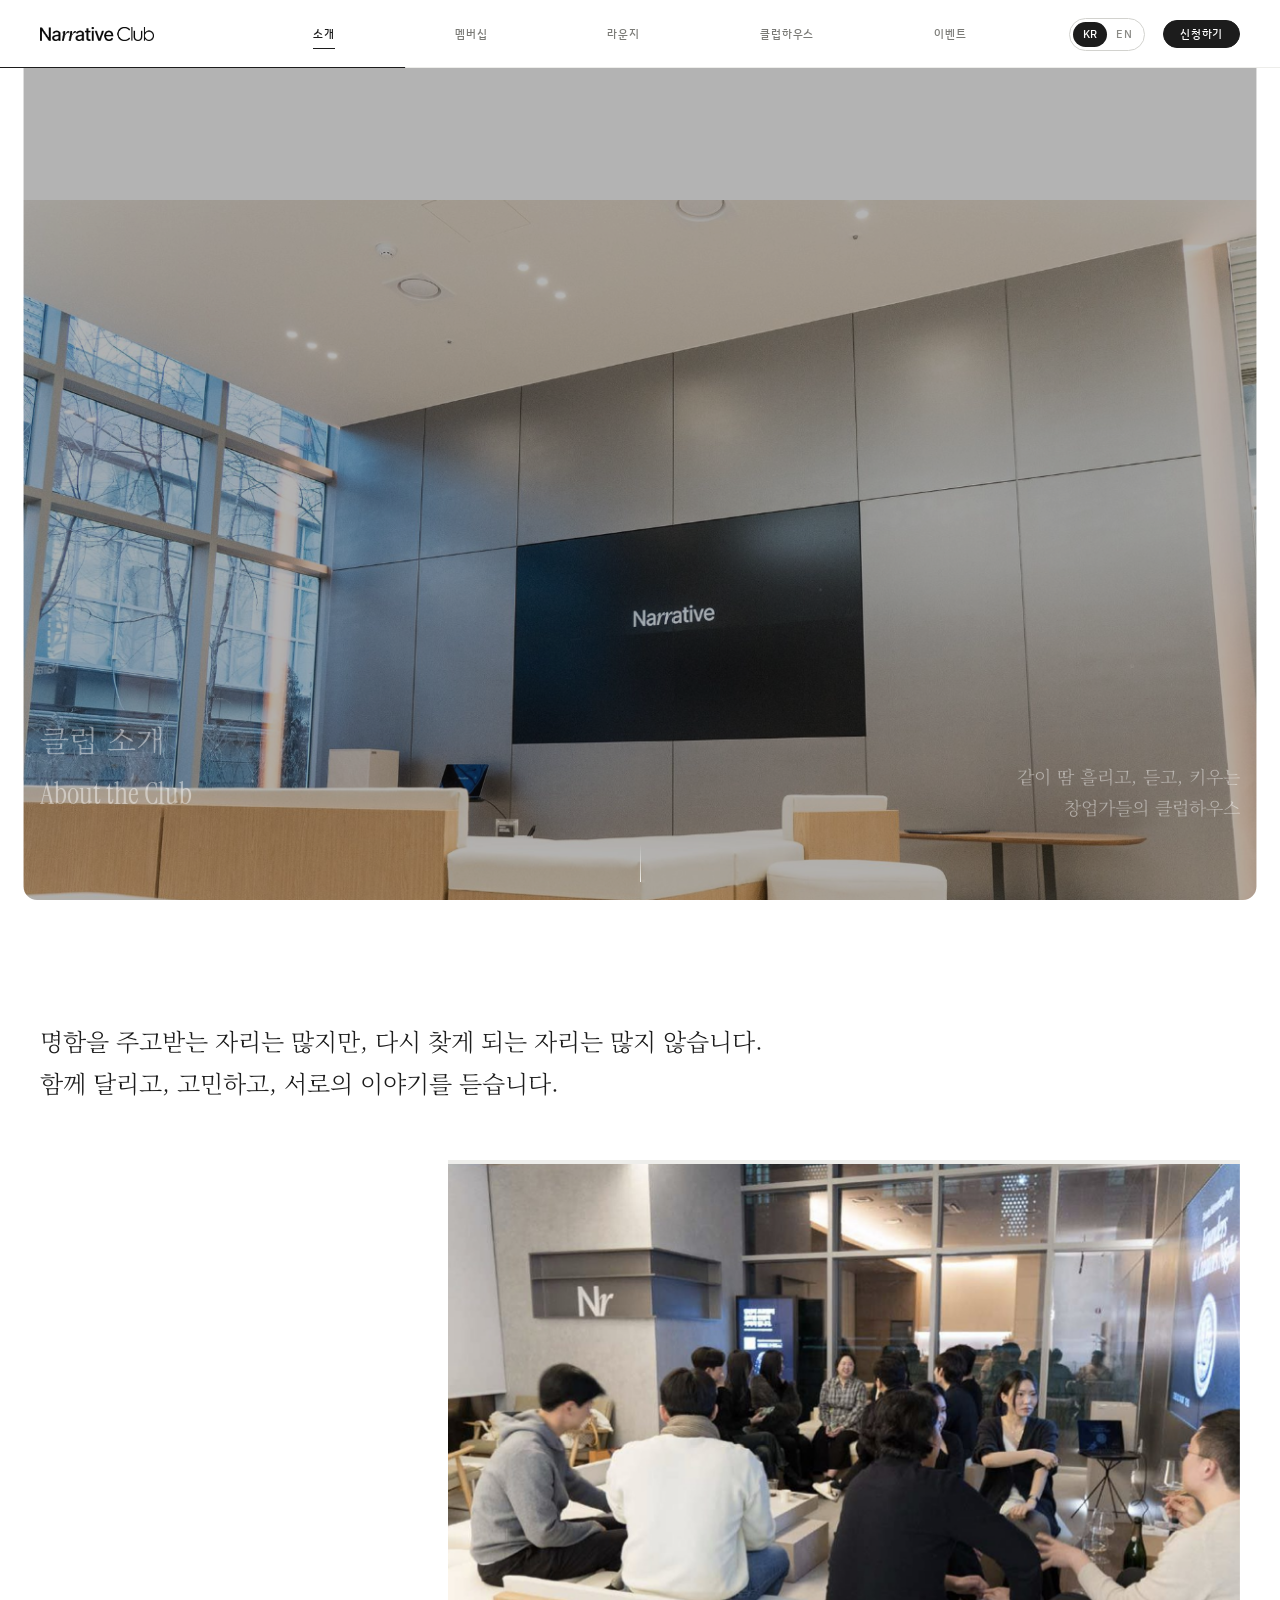
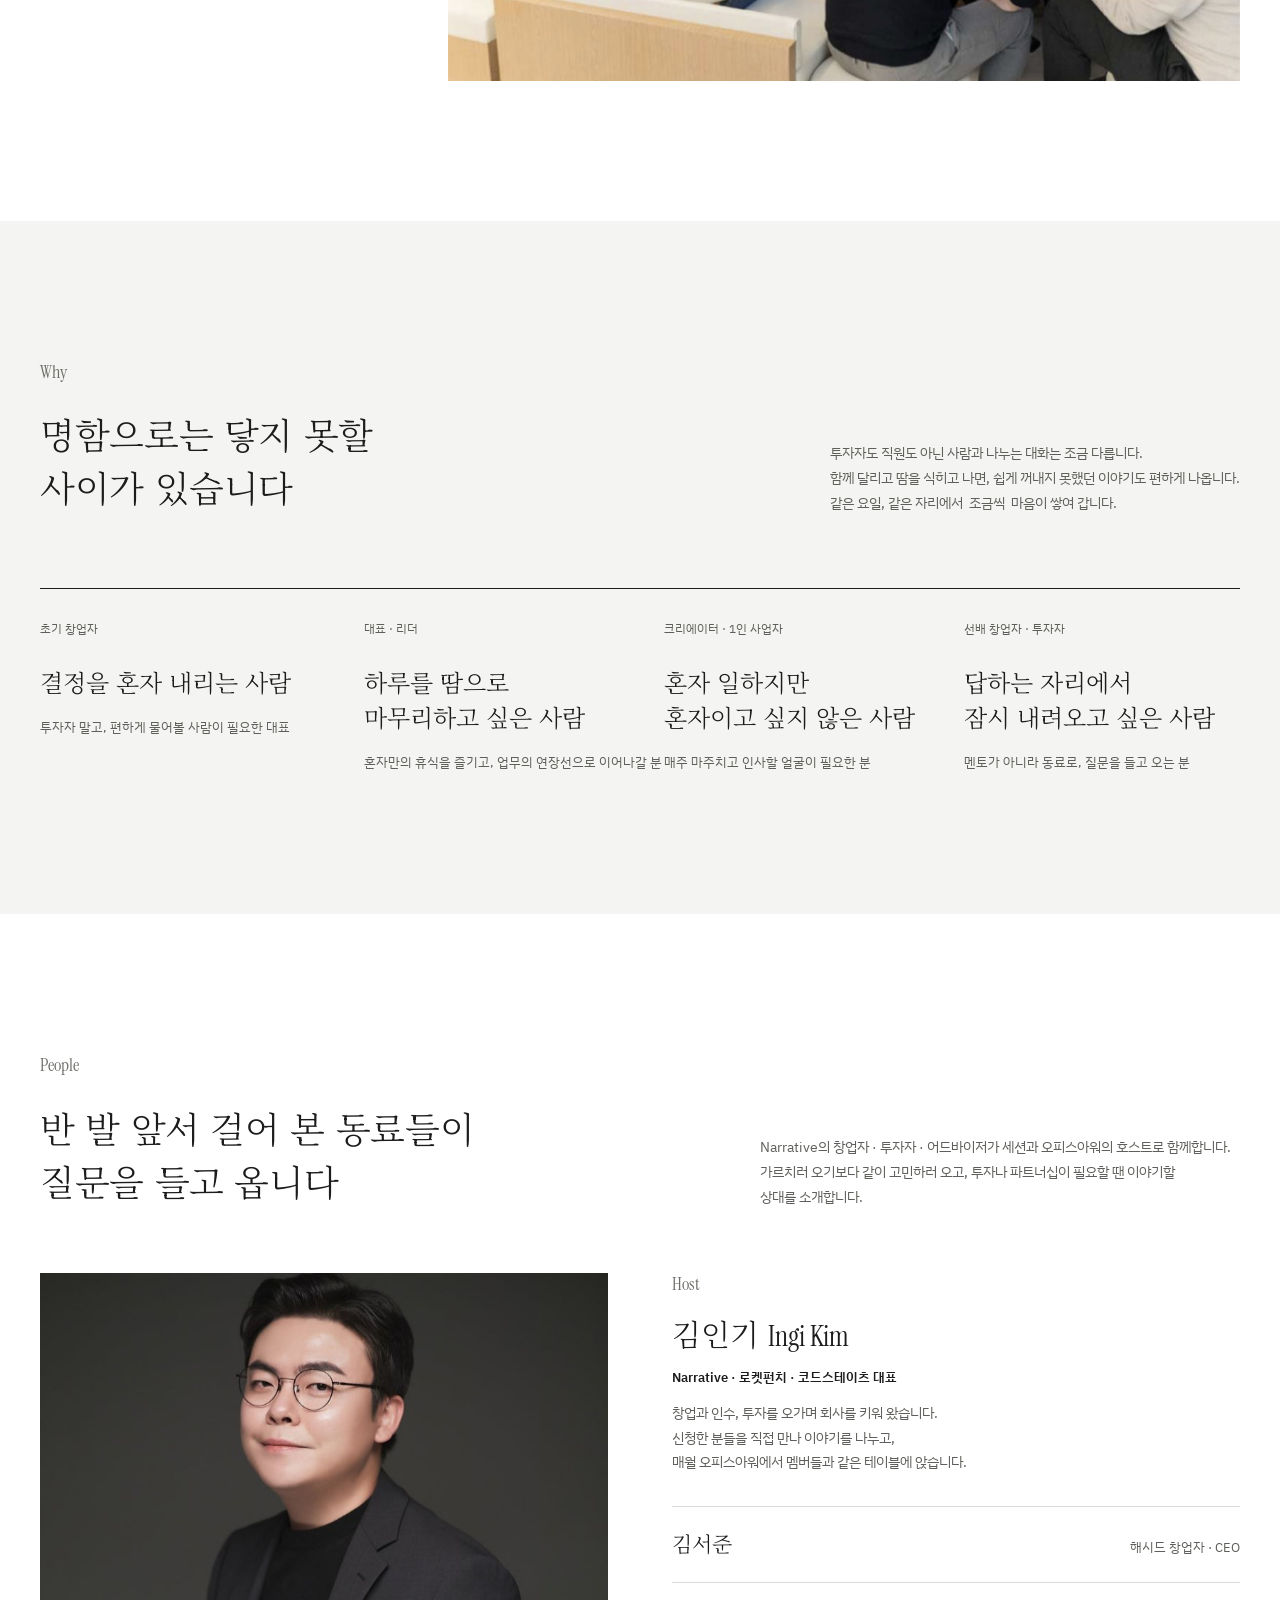
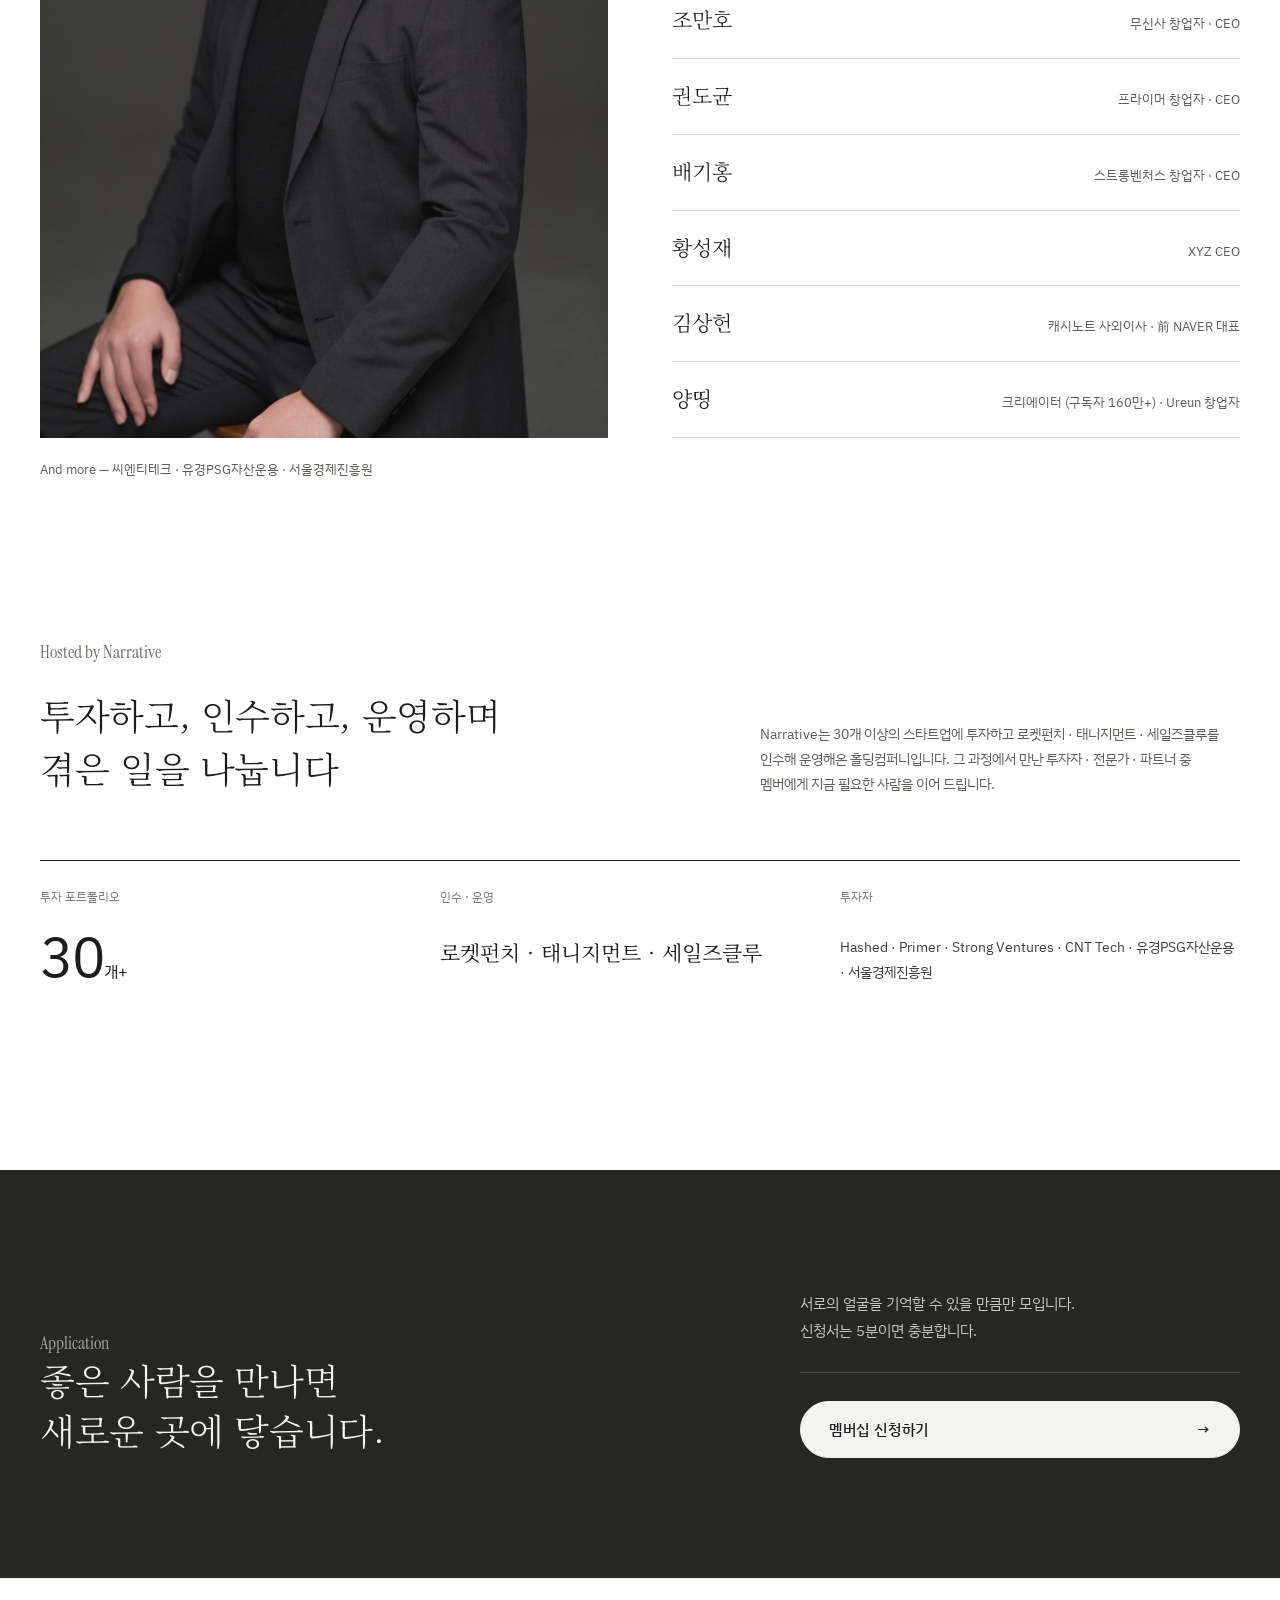
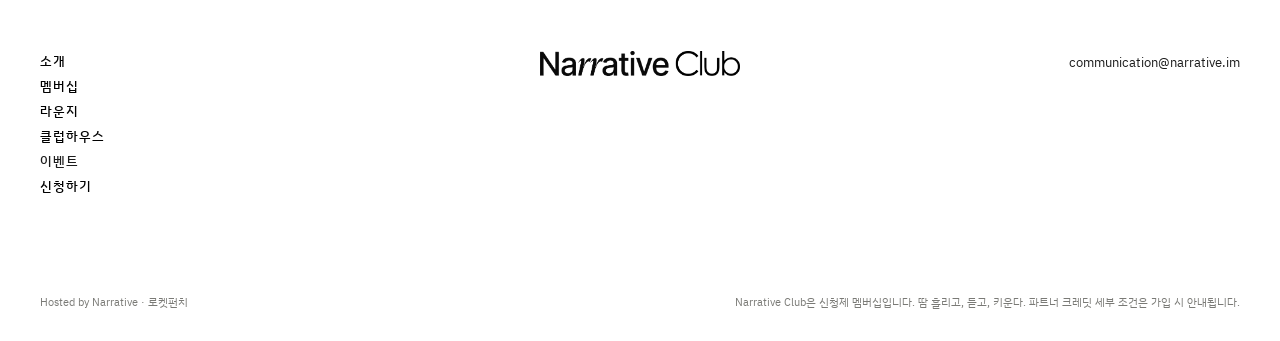
<file: narrative-club-site/narrative-club-site/index.html>
<!DOCTYPE html>

<html lang="ko">
<head>
<meta charset="utf-8"/>
<meta content="width=device-width, initial-scale=1, viewport-fit=cover" name="viewport"/>
<title>Narrative Club — 같이 땀 흘리고, 듣고, 키우는 창업가들의 클럽하우스</title>
<meta content="명함 대신 땀. 서울숲 옆에서 같이 달리고, 한 사람의 이야기를 듣고, 각자의 일을 키우는 창업가들의 클럽. Narrative 라운지 성수, 성수 클럽하우스." name="description"/>
<link href="favicon.ico" rel="icon" sizes="any"/>
<link href="images/favicon-32.png" rel="icon" type="image/png" sizes="32x32"/>
<link href="images/favicon-512.png" rel="icon" type="image/png" sizes="512x512"/>
<link href="images/apple-touch-icon.png" rel="apple-touch-icon"/>
<link href="https://fonts.googleapis.com" rel="preconnect"/>
<link href="https://fonts.googleapis.com/css2?family=Instrument+Serif:ital@0;1&amp;family=Noto+Serif+KR:wght@300;400&amp;family=IBM+Plex+Sans+KR:wght@400;500;600&amp;display=swap" rel="stylesheet"/>
<link href="style.css" rel="stylesheet"/>
</head>
<body>
<div data-nc="1" style="background: #FFFFFF; color: #1C1C1C; font-family: 'IBM Plex Sans KR', sans-serif; font-size: 14px; line-height: 1.8; min-width: 0">
<header data-hdr="1" style="position: sticky; top: 0; z-index: 50; background: rgba(255,255,255,0.94); backdrop-filter: blur(10px)">
<div class="wrap hdr" style="height: 68px; display: grid; grid-template-columns: minmax(0,1fr) auto minmax(0,1fr); align-items: center; max-width: none; gap: 24px">
<button aria-label="Narrative Club 홈" data-go="about" style="background: none; border: 0; padding: 0; cursor: pointer; justify-self: start; display: flex"><img alt="Narrative Club" src="images/narrative-logo.png" style="height: 14px; width: auto; display: block"/></button>
<nav class="navwrap" style="display: flex; gap: 120px; align-items: center">
<button class="navbtn" data-go="about" style="color: #1C1C1C">소개<span class="bar" style="width: 100%"></span></button>
<button class="navbtn" data-go="benefits" style="color: #7A7A76">멤버십<span class="bar" style="width: 0%"></span></button>
<button class="navbtn" data-go="lounge" style="color: #7A7A76">라운지<span class="bar" style="width: 0%"></span></button>
<button class="navbtn" data-go="clubhouse" style="color: #7A7A76">클럽하우스<span class="bar" style="width: 0%"></span></button>
<a class="navbtn" href="https://www.instagram.com/narrativeseoul?utm_source=ig_web_button_share_sheet&amp;stkn=ZDNlZDc0MzIxNw==" rel="noopener" style="color: #7A7A76" target="_blank">이벤트<span class="bar" style="width: 0%"></span></a>
</nav>
<div class="hdr-r" style="justify-self: end"><button aria-label="English" class="langbtn" data-lang-toggle="1" type="button"><span data-l="ko">KR</span><span class="lsep">/</span><span data-l="en">EN</span></button><button class="applybtn" data-go="apply">신청하기</button><button aria-expanded="false" aria-label="Menu" class="menubtn" data-menu-toggle="1" type="button"><i></i><i></i></button></div>
</div>
<div style="position: absolute; left: 0; right: 0; bottom: 0; height: 1px; background: #EDEDEA"></div>
<div data-prog="1" style="position: absolute; left: 0; right: 0; bottom: 0; height: 1px; background: #1C1C1C; transform-origin: 0 50%; transform: scaleX(0)"></div>
</header>
<div data-page="about"><div class="page"><section class="rel hero" data-rv="1" style="height: 480px; max-height: 92vh; min-height: 480px; overflow: hidden; color: #FFFFFF">
<div style="position: absolute; inset: 0"><div class="img-in" data-par="1" style="background: #7C7C78"><img alt="Narrative 라운지 성수 전경" src="images/lounge-wide.jpg" style="width: 100%; height: 100%; object-fit: cover; object-position: center 40%; display: block"/></div></div><div style="position: absolute; inset: 0; background: rgba(20,20,20,0.32)"></div>
<div class="wrap split" style="position: absolute; left: 0; right: 0; bottom: 0; padding-bottom: 44px; gap: 32px; align-items: end; max-width: none">
<div><span class="mask"><span class="kr hero-t" style="font-size: 30px; font-weight: 300">클럽 소개</span></span><span class="mask"><span class="srf hero-t" style="font-size: 30px; transition-delay: 100ms">About the Club</span></span></div>
<p class="kr rise" style="margin: 0; text-align: right; justify-self: end; font-size: 18px; line-height: 1.7; font-weight: 300; transition-delay: 200ms">같이 땀 흘리고, 듣고, 키우는<br/>창업가들의 클럽하우스</p>
</div></section><div class="wrap" data-rv="1" style="padding-top: 120px"><p class="kr rise" style="margin: 0; max-width: 860px; font-size: 24px; line-height: 1.75; font-weight: 300; width: 1091px">명함을 주고받는 자리는 많지만, 다시 찾게 되는 자리는 많지 않습니다.<br/>함께 달리고, 고민하고, 서로의 이야기를 듣습니다.</p></div><div class="wrap g3" style="gap: 24px; margin-top: 56px"><div data-rv="1" style="grid-column: 2 / span 2"><div class="img" style="aspect-ratio: 1800 / 1183"><div class="img-in" data-par="1" style="background: #8C8C88"><img alt="라운지 소파에 둘러앉아 이야기를 나누는 멤버들" src="images/ev-network.jpg" style="width: 100%; height: 100%; object-fit: cover; object-position: center; display: block"/></div></div></div></div><section style="background: #F4F4F2; margin-top: 140px; padding-bottom: 140px"><div class="wrap split" data-rv="1" data-spy="a-why" id="a-why" style="padding-top: 140px; padding-bottom: 72px; gap: 64px; align-items: end">
<div><div class="eb rise" style="">Why</div><div style="height: 26px"></div><h2 class="kr h-m" style="margin: 0; font-size: 36px; line-height: 1.4; font-weight: 300; letter-spacing: -0.01em"><span class="mask"><span style="transition-delay: 0ms">명함으로는 닿지 못할</span></span><span class="mask"><span style="transition-delay: 110ms">사이가 있습니다</span></span></h2></div>
<p class="rise" style="margin: 0; color: #5E5E5A; max-width: 480px; justify-self: end; transition-delay: 200ms">투자자도 직원도 아닌 사람과 나누는 대화는 조금 다릅니다. <br/>함께 달리고 땀을 식히고 나면, 쉽게 꺼내지 못했던 이야기도 편하게 나옵니다. <br/>같은 요일, 같은 자리에서  조금씩  마음이 쌓여 갑니다.</p></div><div class="wrap g4" data-rv="1"><div class="rel" style="padding: 30px 24px 0 0px"><div class="hl k" style="top: 0; transition-delay: 0ms"></div><div style="font-size: 12px; color: #5E5E5A">초기 창업자</div><div class="kr rise" style="font-size: 24px; font-weight: 300; line-height: 1.45; margin-top: 26px; transition-delay: 80ms">결정을 혼자 내리는 사람</div><p class="rise" style="margin: 16px 0 0; font-size: 13px; color: #5E5E5A; transition-delay: 200ms">투자자 말고, 편하게 물어볼 사람이 필요한 대표</p></div><div class="rel" style="padding: 30px 24px 0 24px"><div class="hl k" style="top: 0; transition-delay: 120ms"></div><div style="font-size: 12px; color: #5E5E5A">대표 · 리더</div><div class="kr rise" style="font-size: 24px; font-weight: 300; line-height: 1.45; margin-top: 26px; transition-delay: 200ms">하루를 땀으로 <br/>마무리하고 싶은 사람</div><p class="rise" style="margin: 16px 0 0; font-size: 13px; color: #5E5E5A; transition-delay: 320ms; width: 306px">혼자만의 휴식을 즐기고, 업무의 연장선으로 이어나갈 분</p></div><div class="rel" style="padding: 30px 24px 0 24px"><div class="hl k" style="top: 0; transition-delay: 240ms"></div><div style="font-size: 12px; color: #5E5E5A">크리에이터 · 1인 사업자</div><div class="kr rise" style="font-size: 24px; font-weight: 300; line-height: 1.45; margin-top: 26px; transition-delay: 320ms">혼자 일하지만 <br/>혼자이고 싶지 않은 사람</div><p class="rise" style="margin: 16px 0 0; font-size: 13px; color: #5E5E5A; transition-delay: 440ms">매주 마주치고 인사할 얼굴이 필요한 분</p></div><div class="rel" style="padding: 30px 24px 0 24px"><div class="hl k" style="top: 0; transition-delay: 360ms"></div><div style="font-size: 12px; color: #5E5E5A">선배 창업자 · 투자자</div><div class="kr rise" style="font-size: 24px; font-weight: 300; line-height: 1.45; margin-top: 26px; transition-delay: 440ms">답하는 자리에서 <br/>잠시 내려오고 싶은 사람</div><p class="rise" style="margin: 16px 0 0; font-size: 13px; color: #5E5E5A; transition-delay: 560ms">멘토가 아니라 동료로, 질문을 들고 오는 분</p></div></div></section><div class="wrap split" data-rv="1" data-spy="a-people" id="a-people" style="padding-top: 140px; padding-bottom: 64px; gap: 64px; align-items: end">
<div><div class="eb rise" style="">People</div><div style="height: 26px"></div><h2 class="kr h-m" style="margin: 0; font-size: 36px; line-height: 1.4; font-weight: 300; letter-spacing: -0.01em"><span class="mask"><span style="transition-delay: 0ms">반 발 앞서 걸어 본 동료들이</span></span><span class="mask"><span style="transition-delay: 110ms">질문을 들고 옵니다</span></span></h2></div>
<p class="rise" style="margin: 0; color: #5E5E5A; max-width: 480px; justify-self: end; transition-delay: 200ms">Narrative의 창업자 · 투자자 · 어드바이저가 세션과 오피스아워의 호스트로 함께합니다. 가르치러 오기보다 같이 고민하러 오고, 투자나 파트너십이 필요할 땐 이야기할 상대를 소개합니다.</p></div><div class="wrap split" style="gap: 64px; align-items: stretch"><div data-rv="1" style="position: relative; min-height: 520px"><div class="img" style="position: absolute; inset: 0"><div class="img-in" data-par="1" style="background: #3E3E3C"><img alt="Narrative Club 호스트 김인기" src="images/host-ingi.jpg" style="width: 100%; height: 100%; object-fit: cover; object-position: center 18%; display: block"/></div></div></div><div data-rv="1"><div class="rise" style="padding-bottom: 32px"><div class="eb">Host</div><div class="kr" style="font-size: 30px; font-weight: 300; margin-top: 10px">김인기 <span class="srf" style="font-size: 28px">Ingi Kim</span></div><div style="font-size: 13px; font-weight: 600; margin-top: 4px">Narrative · 로켓펀치 · 코드스테이츠 대표</div><p style="margin: 12px 0 0; font-size: 13.5px; color: #5E5E5A; max-width: 520px; width: 608px">창업과 인수, 투자를 오가며 회사를 키워 왔습니다. <br/>신청한 분들을 직접 만나 이야기를 나누고, <br/>매월 오피스아워에서 멤버들과 같은 테이블에 앉습니다.</p></div><div class="rel" style="display: flex; justify-content: space-between; align-items: baseline; gap: 16px; padding: 19px 0"><div class="hl" style="top: 0; transition-delay: 0ms"></div><span class="kr rise" style="font-size: 21px; font-weight: 300; transition-delay: 80ms">김서준</span><span class="rise" style="font-size: 13px; color: #5E5E5A; text-align: right; transition-delay: 120ms">해시드 창업자 · CEO</span></div><div class="rel" style="display: flex; justify-content: space-between; align-items: baseline; gap: 16px; padding: 19px 0"><div class="hl" style="top: 0; transition-delay: 90ms"></div><span class="kr rise" style="font-size: 21px; font-weight: 300; transition-delay: 170ms">조만호</span><span class="rise" style="font-size: 13px; color: #5E5E5A; text-align: right; transition-delay: 210ms">무신사 창업자 · CEO</span></div><div class="rel" style="display: flex; justify-content: space-between; align-items: baseline; gap: 16px; padding: 19px 0"><div class="hl" style="top: 0; transition-delay: 180ms"></div><span class="kr rise" style="font-size: 21px; font-weight: 300; transition-delay: 260ms">권도균</span><span class="rise" style="font-size: 13px; color: #5E5E5A; text-align: right; transition-delay: 300ms">프라이머 창업자 · CEO</span></div><div class="rel" style="display: flex; justify-content: space-between; align-items: baseline; gap: 16px; padding: 19px 0"><div class="hl" style="top: 0; transition-delay: 270ms"></div><span class="kr rise" style="font-size: 21px; font-weight: 300; transition-delay: 350ms">배기홍</span><span class="rise" style="font-size: 13px; color: #5E5E5A; text-align: right; transition-delay: 390ms">스트롱벤처스 창업자 · CEO</span></div><div class="rel" style="display: flex; justify-content: space-between; align-items: baseline; gap: 16px; padding: 19px 0"><div class="hl" style="top: 0; transition-delay: 360ms"></div><span class="kr rise" style="font-size: 21px; font-weight: 300; transition-delay: 440ms">황성재</span><span class="rise" style="font-size: 13px; color: #5E5E5A; text-align: right; transition-delay: 480ms">XYZ CEO</span></div><div class="rel" style="display: flex; justify-content: space-between; align-items: baseline; gap: 16px; padding: 19px 0"><div class="hl" style="top: 0; transition-delay: 450ms"></div><span class="kr rise" style="font-size: 21px; font-weight: 300; transition-delay: 530ms">김상헌</span><span class="rise" style="font-size: 13px; color: #5E5E5A; text-align: right; transition-delay: 570ms">캐시노트 사외이사 · 前 NAVER 대표</span></div><div class="rel" style="display: flex; justify-content: space-between; align-items: baseline; gap: 16px; padding: 19px 0"><div class="hl" style="top: 0; transition-delay: 540ms"></div><span class="kr rise" style="font-size: 21px; font-weight: 300; transition-delay: 620ms">양띵</span><span class="rise" style="font-size: 13px; color: #5E5E5A; text-align: right; transition-delay: 660ms">크리에이터 (구독자 160만+) · Ureun 창업자</span></div><div class="rel" style="height: 1px"><div class="hl" style="top: 0; transition-delay: 700ms"></div></div></div></div><div class="wrap" data-rv="1"><p class="rise" style="margin: 20px 0 0; font-size: 13px; color: #5E5E5A">And more — 씨엔티테크 · 유경PSG자산운용 · 서울경제진흥원</p></div><div class="wrap split" data-rv="1" data-spy="a-host" id="a-host" style="padding-top: 160px; padding-bottom: 64px; gap: 64px; align-items: end">
<div><div class="eb rise" style="">Hosted by Narrative</div><div style="height: 26px"></div><h2 class="kr h-m" style="margin: 0; font-size: 36px; line-height: 1.4; font-weight: 300; letter-spacing: -0.01em"><span class="mask"><span style="transition-delay: 0ms">투자하고, 인수하고, 운영하며</span></span><span class="mask"><span style="transition-delay: 110ms">겪은 일을 나눕니다</span></span></h2></div>
<p class="rise" style="margin: 0; color: #5E5E5A; max-width: 480px; justify-self: end; transition-delay: 200ms">Narrative는 30개 이상의 스타트업에 투자하고 로켓펀치 · 태니지먼트 · 세일즈클루를 인수해 운영해온 홀딩컴퍼니입니다. 그 과정에서 만난 투자자 · 전문가 · 파트너 중 멤버에게 지금 필요한 사람을 이어 드립니다.</p></div><div class="wrap" data-rv="1" style="padding-bottom: 160px"><div class="g3 rel"><div class="hl k" style="top: 0"></div><div style="padding: 26px 0"><div style="font-size: 12px; color: #7A7A76">투자 포트폴리오</div><div data-en-big="30" data-en-unit="+" data-en-ustyle="font-size: 16px; letter-spacing: 0" style="font-size: 56px; letter-spacing: -0.04em; line-height: 1; margin-top: 20px"><span class="odo"><span class="odo-c" style="--n: 3"><span>0</span><span>1</span><span>2</span><span>3</span><span>4</span><span>5</span><span>6</span><span>7</span><span>8</span><span>9</span></span></span><span class="odo"><span class="odo-c" style="--n: 0"><span>0</span><span>1</span><span>2</span><span>3</span><span>4</span><span>5</span><span>6</span><span>7</span><span>8</span><span>9</span></span></span><span style="font-size: 16px; letter-spacing: 0">개+</span></div></div><div class="rise" style="padding: 26px 0"><div style="font-size: 12px; color: #7A7A76">인수 · 운영</div><div class="kr" style="font-size: 21px; margin-top: 26px">로켓펀치 · 태니지먼트 · 세일즈클루</div></div><div class="rise" style="padding: 26px 0; transition-delay: 120ms"><div style="font-size: 12px; color: #7A7A76">투자자</div><div style="font-size: 14px; margin-top: 26px; color: #3E3E3B">Hashed · Primer · Strong Ventures · CNT Tech · 유경PSG자산운용 · 서울경제진흥원</div></div></div></div><section data-rv="1" style="background: #262625; color: #F3F3F1">
<div class="wrap split" style="padding-top: 120px; padding-bottom: 120px; gap: 64px; align-items: end">
<div><div style="height: 26px"></div><div class="eb rise" style="color: #A3A39F">Application</div><h2 class="kr h-m" style="margin: 0; font-size: 36px; line-height: 1.4; font-weight: 300; letter-spacing: -0.01em"><span class="mask"><span style="transition-delay: 0ms">좋은 사람을 만나면<br/>새로운 곳에 닿습니다.</span></span></h2></div>
<div class="rise" style="justify-self: end; width: 100%; max-width: 440px; transition-delay: 200ms">
<p style="margin: 0; color: #C4C4C0; font-size: 15px; line-height: 1.8">서로의 얼굴을 기억할 수 있을 만큼만 모입니다.<br/>신청서는 5분이면 충분합니다.</p>
<div class="rel" style="height: 1px; margin: 28px 0"><div class="hl" style="top: 0; background: #4A4A47"></div></div>
<button class="applybtn inv" data-go="apply" style="width: 100%; display: flex; justify-content: space-between; align-items: center; padding: 20px 28px; font-size: 15px; letter-spacing: 0.04em"><span>멤버십 신청하기</span><span aria-hidden="true">→</span></button>
</div>
</div></section></div></div><div data-page="benefits" hidden=""><div class="page"><section class="rel hero" data-rv="1" style="height: 480px; max-height: 92vh; min-height: 480px; overflow: hidden; color: #FFFFFF">
<div style="position: absolute; inset: 0"><div class="img-in" data-par="1" style="background: #6B6B67"><img alt="라운지 창가 좌석에 모인 멤버들" src="images/ev-audience.jpg" style="width: 100%; height: 100%; object-fit: cover; object-position: center 45%; display: block"/></div></div><div style="position: absolute; inset: 0; background: rgba(20,20,20,0.32)"></div>
<div class="wrap split" style="position: absolute; left: 0; right: 0; bottom: 0; padding-bottom: 44px; gap: 32px; align-items: end; max-width: none">
<div><span class="mask"><span class="kr hero-t" style="font-size: 30px; font-weight: 300">멤버 혜택</span></span><span class="mask"><span class="srf hero-t" style="font-size: 30px; transition-delay: 100ms">Member Benefits</span></span></div>
<p class="kr rise" style="margin: 0; text-align: right; justify-self: end; font-size: 18px; line-height: 1.7; font-weight: 300; transition-delay: 200ms">일할 책상부터 같이 땀 흘릴 동료까지,<br/>연회비 하나에 담았습니다</p>
</div></section><div class="wrap split3 benzone" data-dz="1" style="padding-top: 120px; gap: 64px"><div class="sticky" data-rv="1"><div class="eb rise" style="">Benefits</div><div style="height: 26px"></div><h2 class="kr h-m" style="margin: 0; font-size: 34px; line-height: 1.4; font-weight: 300; letter-spacing: -0.01em"><span class="mask"><span style="transition-delay: 0ms">매주 쓰는 것들을</span></span><span class="mask"><span style="transition-delay: 110ms">한 장의 멤버십에</span></span></h2><p class="rise" style="margin: 22px 0 0; font-size: 13px; color: #7A7A76; transition-delay: 200ms">파트너 크레딧(OpenAI · Notion 등)은 각 프로그램의 자격 요건과 소진 상황에 따라 제공됩니다.</p></div><div><div data-rv="1" data-spy="b-space" id="b-space" style="padding-bottom: 96px"><div class="rel" style="display: flex; justify-content: space-between; padding: 16px 0; font-size: 11px; letter-spacing: 0.2em; color: #7A7A76"><div class="hl k" style="top: 0"></div><span class="rise">01</span><span class="rise srf" style="font-size: 18px; letter-spacing: 0; color: #6E6E6A">Space</span></div><h3 class="kr rise" style="margin: 28px 0 28px; font-size: 32px; font-weight: 300; transition-delay: 100ms">공간</h3><div class="bgrid g3b"><div class="bk rise" style="transition-delay: 150ms"><div class="bkey" style="font-size: 40px">24h</div><div><div class="kr bkt">Narrative 라운지 성수</div><div class="bkd">언제든 와서 일하는 책상 · 대관 일정 제외</div></div></div><div class="bk rise" style="transition-delay: 230ms"><div class="bkey" style="font-size: 40px">상시</div><div><div class="kr bkt">코워킹 · 라운지 커피</div><div class="bkd">혼자 일해도 혼자가 아닌 자리, 커피는 늘 있습니다</div></div></div><div class="bk rise" style="transition-delay: 310ms"><div class="bkey" style="font-size: 40px">50인</div><div><div class="kr bkt">행사 공간</div><div class="bkd">팀 워크숍 · IR 미팅</div></div></div><div class="bk rise" style="transition-delay: 390ms"><div class="bkey" style="font-size: 40px">2027</div><div><div class="kr bkt">성수 클럽하우스</div><div class="bkd">사우나 · 청음실 · 리스닝 바 · 2027년 2월 공개</div></div></div><div class="bk rise" style="transition-delay: 470ms"><div class="bkey" style="font-size: 40px">2곳</div><div><div class="kr bkt">강남 · 압구정 파트너 공간</div><div class="bkd">행사 · 미팅 성격에 맞춘 공간 연결</div></div></div><div class="bk rise" style="transition-delay: 550ms"><div class="bkey" style="font-size: 40px">60%</div><div><div class="kr bkt">패스트파이브 공간대여 할인</div><div class="bkd">전국 주요 업무지역 미팅룸 · 세미나룸</div></div></div></div></div><div data-rv="1" data-spy="b-growth" id="b-growth" style="padding-bottom: 96px"><div class="rel" style="display: flex; justify-content: space-between; padding: 16px 0; font-size: 11px; letter-spacing: 0.2em; color: #7A7A76"><div class="hl k" style="top: 0"></div><span class="rise">02</span><span class="rise srf" style="font-size: 18px; letter-spacing: 0; color: #6E6E6A">Growth</span></div><h3 class="kr rise" style="margin: 28px 0 28px; font-size: 32px; font-weight: 300; transition-delay: 100ms">성장 · 세일즈</h3><div class="bgrid bento2"><div class="bk bk-hero rise" style="transition-delay: 150ms"><div class="eb">Every month</div><div><div data-en-big="100" data-en-unit="" data-en-ustyle="font-size: 18px; letter-spacing: 0; margin-left: 6px" style="font-size: clamp(56px,6vw,84px); letter-spacing: -0.045em; line-height: 1"><span class="odo"><span class="odo-c" style="--n: 1"><span>0</span><span>1</span><span>2</span><span>3</span><span>4</span><span>5</span><span>6</span><span>7</span><span>8</span><span>9</span></span></span><span class="odo"><span class="odo-c" style="--n: 0"><span>0</span><span>1</span><span>2</span><span>3</span><span>4</span><span>5</span><span>6</span><span>7</span><span>8</span><span>9</span></span></span><span class="odo"><span class="odo-c" style="--n: 0"><span>0</span><span>1</span><span>2</span><span>3</span><span>4</span><span>5</span><span>6</span><span>7</span><span>8</span><span>9</span></span></span><span style="font-size: 18px; letter-spacing: 0; margin-left: 6px">명</span></div><div class="kr bkt" style="margin-top: 18px">국내외 잠재고객 접촉</div><div class="bkd">멤버의 제품과 서비스에 맞는 고객에게 이메일과 메시지를 직접 보냅니다.</div></div></div><div class="bk rise" style="transition-delay: 230ms; min-height: 180px"><div class="bno">02</div><div><div class="kr bkt">글로벌 기업 담당자 소개</div><div class="bkd">잠재고객 접촉 지원</div></div></div><div class="bk rise" style="transition-delay: 310ms; min-height: 180px"><div class="bno">03</div><div><div class="kr bkt">로켓펀치 채용 지원</div><div class="bkd">채용 공고 우선 노출 · 인재 프로필 발굴</div></div></div><div class="bk rise" style="transition-delay: 390ms; min-height: 180px"><div class="bno">04</div><div><div class="kr bkt">로켓펀치 Growth 플랜 1개월</div><div class="bkd">상위 노출 · 인증배지 · 광고 크레딧</div></div></div><div class="bk rise" style="transition-delay: 470ms; min-height: 180px"><div class="bno">05</div><div><div class="kr bkt">AI 도입 자문 · 구축 지원</div><div class="bkd">회사별 업무에 맞춘 AI 도입 자문</div></div></div></div></div><div data-rv="1" data-spy="b-credit" id="b-credit" style="padding-bottom: 96px"><div class="rel" style="display: flex; justify-content: space-between; padding: 16px 0; font-size: 11px; letter-spacing: 0.2em; color: #7A7A76"><div class="hl k" style="top: 0"></div><span class="rise">03</span><span class="rise srf" style="font-size: 18px; letter-spacing: 0; color: #6E6E6A">Credits &amp; Tools</span></div><h3 class="kr rise" style="margin: 28px 0 28px; font-size: 32px; font-weight: 300; transition-delay: 100ms">크레딧 · 툴</h3><div class="bgrid g3b"><div class="bk rise" style="transition-delay: 150ms"><div><svg aria-label="OpenAI" class="blogo" role="img" viewbox="0 0 24 24"><path d="M22.2819 9.8211a5.9847 5.9847 0 0 0-.5157-4.9108 6.0462 6.0462 0 0 0-6.5098-2.9A6.0651 6.0651 0 0 0 4.9807 4.1818a5.9847 5.9847 0 0 0-3.9977 2.9 6.0462 6.0462 0 0 0 .7427 7.0966 5.98 5.98 0 0 0 .511 4.9107 6.051 6.051 0 0 0 6.5146 2.9001A5.9847 5.9847 0 0 0 13.2599 24a6.0557 6.0557 0 0 0 5.7718-4.2058 5.9894 5.9894 0 0 0 3.9977-2.9001 6.0557 6.0557 0 0 0-.7475-7.0729zm-9.022 12.6081a4.4755 4.4755 0 0 1-2.8764-1.0408l.1419-.0804 4.7783-2.7582a.7948.7948 0 0 0 .3927-.6813v-6.7369l2.02 1.1686a.071.071 0 0 1 .038.052v5.5826a4.504 4.504 0 0 1-4.4945 4.4944zm-9.6607-4.1254a4.4708 4.4708 0 0 1-.5346-3.0137l.142.0852 4.783 2.7582a.7712.7712 0 0 0 .7806 0l5.8428-3.3685v2.3324a.0804.0804 0 0 1-.0332.0615L9.74 19.9502a4.4992 4.4992 0 0 1-6.1408-1.6464zM2.3408 7.8956a4.485 4.485 0 0 1 2.3655-1.9728V11.6a.7664.7664 0 0 0 .3879.6765l5.8144 3.3543-2.0201 1.1685a.0757.0757 0 0 1-.071 0l-4.8303-2.7865A4.504 4.504 0 0 1 2.3408 7.872zm16.5963 3.8558L13.1038 8.364 15.1192 7.2a.0757.0757 0 0 1 .071 0l4.8303 2.7913a4.4944 4.4944 0 0 1-.6765 8.1042v-5.6772a.79.79 0 0 0-.407-.667zm2.0107-3.0231l-.142-.0852-4.7735-2.7818a.7759.7759 0 0 0-.7854 0L9.409 9.2297V6.8974a.0662.0662 0 0 1 .0284-.0615l4.8303-2.7866a4.4992 4.4992 0 0 1 6.6802 4.66zM8.3065 12.863l-2.02-1.1638a.0804.0804 0 0 1-.038-.0567V6.0742a4.4992 4.4992 0 0 1 7.3757-3.4537l-.142.0805L8.704 5.459a.7948.7948 0 0 0-.3927.6813zm1.0976-2.3654l2.602-1.4998 2.6069 1.4998v2.9994l-2.5974 1.4997-2.6067-1.4997Z" fill="currentColor"></path></svg><div class="bkey">$10,000</div></div><div><div class="kr bkt">OpenAI API 크레딧</div><div class="bkd">API 사용 크레딧</div></div></div><div class="bk rise" style="transition-delay: 230ms"><div><svg aria-label="OpenAI ChatGPT" class="blogo" role="img" viewbox="0 0 24 24"><path d="M22.2819 9.8211a5.9847 5.9847 0 0 0-.5157-4.9108 6.0462 6.0462 0 0 0-6.5098-2.9A6.0651 6.0651 0 0 0 4.9807 4.1818a5.9847 5.9847 0 0 0-3.9977 2.9 6.0462 6.0462 0 0 0 .7427 7.0966 5.98 5.98 0 0 0 .511 4.9107 6.051 6.051 0 0 0 6.5146 2.9001A5.9847 5.9847 0 0 0 13.2599 24a6.0557 6.0557 0 0 0 5.7718-4.2058 5.9894 5.9894 0 0 0 3.9977-2.9001 6.0557 6.0557 0 0 0-.7475-7.0729zm-9.022 12.6081a4.4755 4.4755 0 0 1-2.8764-1.0408l.1419-.0804 4.7783-2.7582a.7948.7948 0 0 0 .3927-.6813v-6.7369l2.02 1.1686a.071.071 0 0 1 .038.052v5.5826a4.504 4.504 0 0 1-4.4945 4.4944zm-9.6607-4.1254a4.4708 4.4708 0 0 1-.5346-3.0137l.142.0852 4.783 2.7582a.7712.7712 0 0 0 .7806 0l5.8428-3.3685v2.3324a.0804.0804 0 0 1-.0332.0615L9.74 19.9502a4.4992 4.4992 0 0 1-6.1408-1.6464zM2.3408 7.8956a4.485 4.485 0 0 1 2.3655-1.9728V11.6a.7664.7664 0 0 0 .3879.6765l5.8144 3.3543-2.0201 1.1685a.0757.0757 0 0 1-.071 0l-4.8303-2.7865A4.504 4.504 0 0 1 2.3408 7.872zm16.5963 3.8558L13.1038 8.364 15.1192 7.2a.0757.0757 0 0 1 .071 0l4.8303 2.7913a4.4944 4.4944 0 0 1-.6765 8.1042v-5.6772a.79.79 0 0 0-.407-.667zm2.0107-3.0231l-.142-.0852-4.7735-2.7818a.7759.7759 0 0 0-.7854 0L9.409 9.2297V6.8974a.0662.0662 0 0 1 .0284-.0615l4.8303-2.7866a4.4992 4.4992 0 0 1 6.6802 4.66zM8.3065 12.863l-2.02-1.1638a.0804.0804 0 0 1-.038-.0567V6.0742a4.4992 4.4992 0 0 1 7.3757-3.4537l-.142.0805L8.704 5.459a.7948.7948 0 0 0-.3927.6813zm1.0976-2.3654l2.602-1.4998 2.6069 1.4998v2.9994l-2.5974 1.4997-2.6067-1.4997Z" fill="currentColor"></path></svg><div class="bkey">10인</div></div><div><div class="kr bkt">ChatGPT Business with Codex</div><div class="bkd">3개월 이용권</div></div></div><div class="bk rise" style="transition-delay: 310ms"><div><svg aria-label="Notion" class="blogo" role="img" viewbox="0 0 24 24"><path d="M4.459 4.208c.746.606 1.026.56 2.428.466l13.215-.793c.28 0 .047-.28-.046-.326L17.86 1.968c-.42-.326-.981-.7-2.055-.607L3.01 2.295c-.466.046-.56.28-.374.466zm.793 3.08v13.904c0 .747.373 1.027 1.214.98l14.523-.84c.841-.046.935-.56.935-1.167V6.354c0-.606-.233-.933-.748-.887l-15.177.887c-.56.047-.747.327-.747.933zm14.337.745c.093.42 0 .84-.42.888l-.7.14v10.264c-.608.327-1.168.514-1.635.514-.748 0-.935-.234-1.495-.933l-4.577-7.186v6.952L12.21 19s0 .84-1.168.84l-3.222.186c-.093-.186 0-.653.327-.746l.84-.233V9.854L7.822 9.76c-.094-.42.14-1.026.793-1.073l3.456-.233 4.764 7.279v-6.44l-1.215-.139c-.093-.514.28-.887.747-.933zM1.936 1.035l13.31-.98c1.634-.14 2.055-.047 3.082.7l4.249 2.986c.7.513.934.653.934 1.213v16.378c0 1.026-.373 1.634-1.68 1.726l-15.458.934c-.98.047-1.448-.093-1.962-.747l-3.129-4.06c-.56-.747-.793-1.306-.793-1.96V2.667c0-.839.374-1.54 1.447-1.632z" fill="currentColor"></path></svg><div class="bkey">99인</div></div><div><div class="kr bkt">Notion Business</div><div class="bkd">6개월 · 최대 99인</div></div></div><div class="bk rise" style="transition-delay: 390ms"><div><span aria-hidden="true" class="blogo"></span><div class="bkey">1개월</div></div><div><div class="kr bkt">세일즈클루 Pro</div><div class="bkd">무료 이용권</div></div></div><div class="bk rise" style="transition-delay: 470ms"><div><span aria-hidden="true" class="blogo"></span><div class="bkey">1개월</div></div><div><div class="kr bkt">Manyfast Pro</div><div class="bkd">무료 이용권</div></div></div><div class="bk rise" style="transition-delay: 550ms"><div><span aria-hidden="true" class="blogo"></span><div class="bkey">1건</div></div><div><div class="kr bkt">태니지먼트 강점 리포트</div><div class="bkd">무료 리포트</div></div></div></div><p class="rise" style="margin: 14px 0 0; font-size: 12px; color: #7A7A76">파트너 크레딧은 각 프로그램의 자격 요건과 소진 상황에 따라 제공됩니다.</p></div><div data-rv="1" data-spy="b-capital" id="b-capital" style="padding-bottom: 96px"><div class="rel" style="display: flex; justify-content: space-between; padding: 16px 0; font-size: 11px; letter-spacing: 0.2em; color: #7A7A76"><div class="hl k" style="top: 0"></div><span class="rise">04</span><span class="rise srf" style="font-size: 18px; letter-spacing: 0; color: #6E6E6A">Capital &amp; Network</span></div><h3 class="kr rise" style="margin: 28px 0 28px; font-size: 32px; font-weight: 300; transition-delay: 100ms">자본 · 네트워크</h3><div class="bgrid g3b"><div class="bk rise" style="transition-delay: 150ms"><div class="bkey" style="font-size: 40px">분기 1회</div><div><div class="kr bkt">투자자 소개 · 데모데이</div><div class="bkd">멤버 전용 데모데이</div></div></div><div class="bk rise" style="transition-delay: 230ms"><div class="bkey" style="font-size: 40px">매월</div><div><div class="kr bkt">오피스아워</div><div class="bkd">업계 전문가 · 창업자 · 투자자</div></div></div><div class="bk rise" style="transition-delay: 310ms"><div class="bkey" style="font-size: 40px">M&amp;A</div><div><div class="kr bkt">매각 자문 연결</div><div class="bkd">M&amp;A · 매각 자문</div></div></div><div class="bk rise" style="transition-delay: 390ms"><div class="bkey" style="font-size: 40px">30+</div><div><div class="kr bkt">파트너십 연결</div><div class="bkd">포트폴리오사 · 글로벌 네트워크</div></div></div><div class="bk rise" style="transition-delay: 470ms"><div class="bkey" style="font-size: 40px">상시</div><div><div class="kr bkt">멤버 연결</div><div class="bkd">지금 고민과 맞닿은 멤버를 운영진이 직접 이어 드림</div></div></div><div class="bk rise" style="transition-delay: 550ms"><div class="bkey" style="font-size: 40px">6개+</div><div><div class="kr bkt">소모임</div><div class="bkd">러닝 · 사우나 · 와인 · 미식 · 투자 · 북클럽</div></div></div></div></div></div></div><section style="background: #F4F4F2; padding-bottom: 140px"><div class="wrap split" data-rv="1" data-spy="b-events" id="b-events" style="padding-top: 140px; padding-bottom: 64px; gap: 64px; align-items: end">
<div><div class="eb rise" style="">Events</div><div style="height: 26px"></div><h2 class="kr h-m" style="margin: 0; font-size: 36px; line-height: 1.4; font-weight: 300; letter-spacing: -0.01em"><span class="mask"><span style="transition-delay: 0ms">함께 모여야<br/>더욱 커지는 순간들</span></span></h2></div>
<p class="rise" style="margin: 0; color: #5E5E5A; max-width: 480px; justify-self: end; transition-delay: 200ms">세션과 오피스아워, 서울숲 러닝이 정해진 요일마다 돌아옵니다. <br/>자기소개도, 명함도 필요 없습니다. <br/>함께 움직이고 들은 뒤에 나눈 대화가 협업과 소개로 이어집니다.</p></div><div class="wrap g3" style="gap: 28px; align-items: start"><div class="ev off-m" data-rv="1" style="margin-top: 0px"><div class="img" style="aspect-ratio: 4 / 5; color: #FFFFFF"><div class="zoom"><div class="img-in" data-par="1" style="background: #6A6A66"><img alt="바에서 와인잔을 들고 이야기를 나누는 멤버들" src="images/ev-night.jpg" style="width: 100%; height: 100%; object-fit: cover; object-position: 45% center; display: block"/></div></div></div><div class="rise" style="margin-top: 16px; transition-delay: 200ms"><div class="eb">Monthly Social</div><div class="kr" style="font-size: 22px; font-weight: 300; margin-top: 10px">파운더 × 크리에이터 나이트</div><p style="margin: 4px 0 0; font-size: 13px; color: #5E5E5A">하는 일은 달라도 고민은 비슷한 사람들이 한 테이블에 앉는 저녁입니다.</p></div></div><div class="ev off-m" data-rv="1" style="margin-top: 56px"><div class="img" style="aspect-ratio: 3 / 4; color: #FFFFFF"><div class="zoom"><div class="img-in" data-par="1" style="background: #4A4A47"><img alt="와인을 맛보는 멤버의 옆모습" src="images/ev-wine.jpg" style="width: 100%; height: 100%; object-fit: cover; object-position: 35% center; display: block"/></div></div></div><div class="rise" style="margin-top: 16px; transition-delay: 200ms"><div class="eb">Wine Tasting</div><div class="kr" style="font-size: 22px; font-weight: 300; margin-top: 10px">와인 테이스팅</div><p style="margin: 4px 0 0; font-size: 13px; color: #5E5E5A">한 잔씩 천천히 맛보며, 서두르지 않고 이야기하는 저녁입니다.</p></div></div><div class="ev off-m" data-rv="1" style="margin-top: 120px"><div class="img" style="aspect-ratio: 4 / 5; color: #FFFFFF"><div class="zoom"><div class="img-in" data-par="1" style="background: #7E7E7A"><img alt="라운지에서 열린 세션에서 이야기하는 호스트" src="images/ev-seminar.jpg" style="width: 100%; height: 100%; object-fit: cover; object-position: 55% center; display: block"/></div></div></div><div class="rise" style="margin-top: 16px; transition-delay: 200ms"><div class="eb">Seminar &amp; Session</div><div class="kr" style="font-size: 22px; font-weight: 300; margin-top: 10px">세미나 &amp; 세션</div><p style="margin: 4px 0 0; font-size: 13px; color: #5E5E5A">강연 대신 한 사람의 이야기를 끝까지 듣고, 각자의 질문을 꺼내 놓습니다.</p></div></div></div></section><section data-rv="1" style="background: #262625; color: #F3F3F1">
<div class="wrap split" style="padding-top: 120px; padding-bottom: 120px; gap: 64px; align-items: end">
<div><div class="eb rise" style="color: #A3A39F">Application</div><div style="height: 26px"></div><h2 class="kr h-m" style="margin: 0; font-size: 36px; line-height: 1.4; font-weight: 300; letter-spacing: -0.01em"><span class="mask"><span style="transition-delay: 0ms">명함으로는 닿지 못할<br/>사이가 있습니다.</span></span></h2></div>
<div class="rise" style="justify-self: end; width: 100%; max-width: 440px; transition-delay: 200ms">
<p style="margin: 0; color: #C4C4C0; font-size: 15px; line-height: 1.8">서로의 얼굴을 기억할 수 있을 만큼만 모입니다.<br/>신청서는 5분이면 충분합니다.</p>
<div class="rel" style="height: 1px; margin: 28px 0"><div class="hl" style="top: 0; background: #4A4A47"></div></div>
<button class="applybtn inv" data-go="apply" style="width: 100%; display: flex; justify-content: space-between; align-items: center; padding: 20px 28px; font-size: 15px; letter-spacing: 0.04em"><span>멤버십 신청하기</span><span aria-hidden="true">→</span></button>
</div>
</div></section></div></div><div data-page="lounge" hidden=""><div class="page"><section class="rel hero" data-rv="1" style="height: 480px; max-height: 92vh; min-height: 480px; overflow: hidden; color: #FFFFFF">
<div style="position: absolute; inset: 0"><div class="img-in" data-par="1" style="background: #6B6B67"><img alt="사이드존 — 창가 라운지 좌석" src="images/lounge-seating.jpg" style="width: 100%; height: 100%; object-fit: cover; object-position: center; display: block"/></div></div><div style="position: absolute; inset: 0; background: rgba(20,20,20,0.32)"></div>
<div class="wrap split" style="position: absolute; left: 0; right: 0; bottom: 0; padding-bottom: 44px; gap: 32px; align-items: end; max-width: none">
<div><span class="mask"><span class="hero-t hero-logo" style="display: block"><img alt="Narrative lounge" src="images/logo-lounge.png" style="display: block; height: 44px; width: auto; max-width: 100%"/></span></span></div>
<p class="kr rise" style="margin: 0; text-align: right; justify-self: end; font-size: 18px; line-height: 1.7; font-weight: 300; transition-delay: 200ms">성수역과 뚝섬역 사이,<br/>커뮤니티가 모이는 단체 홀 공간</p>
</div></section><div class="wrap split" data-rv="1" data-spy="l-intro" id="l-intro" style="padding-top: 140px; padding-bottom: 64px; gap: 64px; align-items: end">
<div><div class="eb rise" style="">Info</div><div style="height: 26px"></div><h2 class="kr h-m" style="margin: 0; font-size: 36px; line-height: 1.4; font-weight: 300; letter-spacing: -0.01em"><span class="mask"><span style="transition-delay: 0ms">조용히 일하고,</span></span><span class="mask"><span style="transition-delay: 110ms">저녁엔 함께 모이는 곳</span></span></h2></div>
<p class="rise" style="margin: 0; color: #5E5E5A; max-width: 480px; justify-self: end; transition-delay: 200ms; text-align: right">내러티브 라운지 성수는 클럽하우스가 열리기 전까지 멤버들이 모이는 곳입니다. <br/>낮에는 책상이 되고, 저녁에는 세션과 모임의 자리가 됩니다. <br/>밋업 · 내부 행사 · 촬영을 위한 대관도 가능합니다.</p></div><div class="wrap" data-rv="1" style="display: flex; justify-content: space-between; align-items: center; gap: 16px; flex-wrap: wrap; padding-bottom: 48px">
<div class="rise addr"><svg aria-hidden="true" fill="none" height="14" stroke="currentColor" stroke-width="1.2" viewbox="0 0 12 14" width="12"><path d="M6 13s4.5-4.2 4.5-7.5a4.5 4.5 0 1 0-9 0C1.5 8.8 6 13 6 13z"></path><circle cx="6" cy="5.5" r="1.6"></circle></svg><span>서울특별시 성동구 성수일로 10길 12 성수 CF타워 105호, 106호</span></div>
<a class="pdfbtn rise" data-dl="Narrative_라운지_성수_공간_소개서.pdf" download="Narrative_라운지_성수_공간_소개서.pdf" href="files/Narrative_라운지_성수_공간_소개서.pdf" style="transition-delay: 120ms"><span>라운지 소개서 다운로드</span><svg aria-hidden="true" fill="none" height="12" stroke="currentColor" stroke-width="1.2" viewbox="0 0 12 12" width="12"><path d="M6 1v8M2.5 5.5L6 9l3.5-3.5M1 11h10"></path></svg></a>
</div><div class="wrap g3" style="gap: 24px; align-items: end"><div data-rv="1" style="grid-column: span 2"><div class="img" style="aspect-ratio: 1800 / 1183"><div class="img-in" data-par="1" style="background: #8C8C88"><img alt="라운지 소파에서 대화하는 멤버들" src="images/ev-social.jpg" style="width: 100%; height: 100%; object-fit: cover; object-position: center; display: block"/></div></div></div><div data-rv="1"><div class="img" style="aspect-ratio: 1400 / 1592"><div class="img-in" data-par="1" style="background: #BDBDB9"><img alt="바테이블에 모인 참가자들" src="images/ev-bar.jpg" style="width: 100%; height: 100%; object-fit: cover; object-position: center; display: block"/></div></div></div></div><section style="background: #F4F4F4; margin-top: 160px; padding-bottom: 140px"><div class="wrap split" data-spy="l-overview" id="l-overview" style="padding-top: 140px; gap: 64px; align-items: center">
<div data-rv="1"><div class="eb rise" style="">Overview</div><div style="height: 26px"></div><h2 class="kr h-m" style="margin: 0; font-size: 36px; line-height: 1.4; font-weight: 300; letter-spacing: -0.01em"><span class="mask"><span style="transition-delay: 0ms">라운지 공간 개요</span></span></h2>
<div class="g2x" style="margin-top: 48px">
<div class="rel" style="padding-top: 18px"><div class="hl k" style="top: 0"></div><div style="font-size: 12px; color: #5E5E5A">면적</div><div data-en-big="22" data-en-unit=" pyeong" data-en-ustyle="font-size: 18px; letter-spacing: 0; margin-left: 6px" style="font-size: 72px; letter-spacing: -0.045em; line-height: 1; margin-top: 22px"><span class="odo"><span class="odo-c" style="--n: 2"><span>0</span><span>1</span><span>2</span><span>3</span><span>4</span><span>5</span><span>6</span><span>7</span><span>8</span><span>9</span></span></span><span class="odo"><span class="odo-c" style="--n: 2"><span>0</span><span>1</span><span>2</span><span>3</span><span>4</span><span>5</span><span>6</span><span>7</span><span>8</span><span>9</span></span></span><span style="font-size: 18px; letter-spacing: 0; margin-left: 6px">평</span></div><div style="font-size: 12px; color: #7A7A76; margin-top: 12px">72.42㎡</div></div>
<div class="rel" style="padding-top: 18px"><div class="hl k" style="top: 0; transition-delay: 150ms"></div><div style="font-size: 12px; color: #5E5E5A">최대 수용 인원</div><div data-en-big="50" data-en-unit=" guests" data-en-ustyle="font-size: 18px; letter-spacing: 0; margin-left: 6px" style="font-size: 72px; letter-spacing: -0.045em; line-height: 1; margin-top: 22px"><span class="odo"><span class="odo-c" style="--n: 5"><span>0</span><span>1</span><span>2</span><span>3</span><span>4</span><span>5</span><span>6</span><span>7</span><span>8</span><span>9</span></span></span><span class="odo"><span class="odo-c" style="--n: 0"><span>0</span><span>1</span><span>2</span><span>3</span><span>4</span><span>5</span><span>6</span><span>7</span><span>8</span><span>9</span></span></span><span style="font-size: 18px; letter-spacing: 0; margin-left: 6px">명</span></div><div style="font-size: 12px; color: #7A7A76; margin-top: 12px">기본 40석, 최대 50석 이상 배치 가능</div></div>
</div>
<div class="rel rise" style="margin-top: 40px; padding-top: 18px; transition-delay: 200ms"><div class="hl" style="top: 0"></div><div style="font-size: 12px; color: #5E5E5A">공간 구성</div><div class="chips" style="margin-top: 14px"><span>미디어존</span><span>바테이블존</span><span>사이드존</span></div></div>
<p class="rise" style="margin: 28px 0 0; font-size: 13px; color: #5E5E5A; transition-delay: 260ms">Narrative Club 멤버는 주 7일 24시간 이용할 수 있습니다. 대관 행사 등 일부 일정은 제외됩니다.</p>
</div>
<div data-rv="1"><div class="img" style="aspect-ratio: 1650 / 1120; background: #F4F4F4"><img alt="라운지 평면도 — 바테이블존, 미디어존, 사이드존 배치" src="images/lounge-plan.png" style="width: 100%; height: 100%; object-fit: contain; display: block"/></div></div>
</div></section><div class="wrap" data-spy="l-zones" id="l-zones" style="padding-top: 160px">
<div class="split" data-rv="1" style="gap: 64px; align-items: end; padding-bottom: 56px"><div><div class="eb rise" style="">Zones</div><div style="height: 26px"></div><h2 class="kr h-m" style="margin: 0; font-size: 36px; line-height: 1.4; font-weight: 300; letter-spacing: -0.01em"><span class="mask"><span style="transition-delay: 0ms">세 개의 존,</span></span><span class="mask"><span style="transition-delay: 110ms">행사에 맞춰 유연하게</span></span></h2></div>
<div class="rise" style="justify-self: end; max-width: 480px; transition-delay: 200ms"><p style="margin: 0; color: #5E5E5A">라운지 내 가구는 모듈식으로, 행사 성격에 따라 유연하게 재배치할 수 있습니다. 기본 좌석은 40개이며, 재배치와 추가 세팅으로 최대 50명 이상 수용할 수 있습니다.</p><p style="margin: 10px 0 0; font-size: 12px; color: #7A7A76">쾌적한 공간 활용을 위해 50명 이하를 권장합니다.</p></div></div>
<div class="split3" data-rv="1" style="gap: 48px; align-items: start">
<div style="border-bottom: 1px solid #1C1C1C">
<button class="flbtn" data-zone="0" style="color: #1C1C1C; padding: 24px 0"><span style="position: absolute; left: 0; right: 0; top: 0; height: 1px; background: #1C1C1C"></span><span class="sweep"></span><span class="kr" style="flex: 1; font-size: 22px; font-weight: 300">미디어존</span><span style="height: 1px; background: #1C1C1C; width: 40px; transition: width 0.9s cubic-bezier(.77,0,.18,1)"></span></button>
<button class="flbtn" data-zone="1" style="color: #8A8A86; padding: 24px 0"><span style="position: absolute; left: 0; right: 0; top: 0; height: 1px; background: #DADAD6"></span><span class="sweep"></span><span class="kr" style="flex: 1; font-size: 22px; font-weight: 300">바테이블존</span><span style="height: 1px; background: #1C1C1C; width: 0px; transition: width 0.9s cubic-bezier(.77,0,.18,1)"></span></button>
<button class="flbtn" data-zone="2" style="color: #8A8A86; padding: 24px 0"><span style="position: absolute; left: 0; right: 0; top: 0; height: 1px; background: #DADAD6"></span><span class="sweep"></span><span class="kr" style="flex: 1; font-size: 22px; font-weight: 300">사이드존</span><span style="height: 1px; background: #1C1C1C; width: 0px; transition: width 0.9s cubic-bezier(.77,0,.18,1)"></span></button>
</div>
<div>
<div class="fpanel" style="display: block">
<div style="aspect-ratio: 3 / 2; overflow: hidden; background: #DADAD6"><img alt="미디어존 — 대형 디스플레이와 소파 좌석" src="images/lounge-wall.jpg" style="width: 100%; height: 100%; object-fit: cover; display: block"/></div>
<div class="split" style="gap: 32px; margin-top: 28px">
<div><div class="eb">Media Zone</div><h3 class="kr" style="margin: 12px 0 0; font-size: 26px; font-weight: 300; line-height: 1.45">대형 디스플레이를 갖춘 미디어존</h3></div>
<div><p style="margin: 0; color: #5E5E5A; font-size: 13.5px">55인치 TV 4대를 연결한 대형 디스플레이가 있어 행사와 세션에 필요한 기본 인프라를 갖췄습니다. 화면을 향해 배치된 좌석으로 몰입도 높은 환경을 제공합니다.</p><div style="font-size: 11px; letter-spacing: 0.14em; color: #7A7A76; margin-top: 20px">이용 가능 서비스</div><div class="svc"><span class="svc-i">디스플레이</span><span class="svc-i">스피커</span><span class="svc-i">공기청정기</span></div></div>
</div>
</div>
<div class="fpanel" style="display: none">
<div style="aspect-ratio: 3 / 2; overflow: hidden; background: #DADAD6"><img alt="바테이블존 — 바 카운터와 스툴" src="images/lounge-bar.jpg" style="width: 100%; height: 100%; object-fit: cover; display: block"/></div>
<div class="split" style="gap: 32px; margin-top: 28px">
<div><div class="eb">Bar Table Zone</div><h3 class="kr" style="margin: 12px 0 0; font-size: 26px; font-weight: 300; line-height: 1.45">케이터링이 가능한 바테이블존</h3></div>
<div><p style="margin: 0; color: #5E5E5A; font-size: 13.5px">스탠딩과 좌석으로 자유롭게 교류할 수 있고, 케이터링과 음료를 비치할 수 있는 큰 바테이블이 있습니다. 파트너 서비스 로켓펀치를 통해 케이터링 업체를 예약할 수 있습니다.</p><div style="font-size: 11px; letter-spacing: 0.14em; color: #7A7A76; margin-top: 20px">이용 가능 서비스</div><div class="svc"><span class="svc-i">정수기</span><span class="svc-i">케이터링 예약</span></div></div>
</div>
</div>
<div class="fpanel" style="display: none">
<div style="aspect-ratio: 3 / 2; overflow: hidden; background: #DADAD6"><img alt="사이드존 — Nr 로고 선반과 라운지 체어" src="images/lounge-nr.jpg" style="width: 100%; height: 100%; object-fit: cover; display: block"/></div>
<div class="split" style="gap: 32px; margin-top: 28px">
<div><div class="eb">Side Zone</div><h3 class="kr" style="margin: 12px 0 0; font-size: 26px; font-weight: 300; line-height: 1.45">그룹 대화를 위한 사이드존</h3></div>
<div><p style="margin: 0; color: #5E5E5A; font-size: 13.5px">라운지 입구 정면에 있어, 가까이 모여 그룹 대화를 나눌 수 있는 좌석과 홍보 사이니지가 비치되어 있습니다. 천장을 따라 설치된 스마트조명으로 분위기를 바꿀 수 있습니다.</p><div style="font-size: 11px; letter-spacing: 0.14em; color: #7A7A76; margin-top: 20px">이용 가능 서비스</div><div class="svc"><span class="svc-i">홍보 사이니지</span><span class="svc-i">스마트조명</span></div></div>
</div>
</div>
</div>
</div></div><section style="background: #F4F4F2; padding-bottom: 140px; margin-top: 120px"><div class="wrap split" data-rv="1" data-spy="l-partner" id="l-partner" style="padding-top: 140px; padding-bottom: 64px; gap: 64px; align-items: end">
<div><div class="eb rise" style="">Partner spaces</div><div style="height: 26px"></div><h2 class="kr h-m" style="margin: 0; font-size: 36px; line-height: 1.4; font-weight: 300; letter-spacing: -0.01em"><span class="mask"><span style="transition-delay: 0ms">성수를 넘어,</span></span><span class="mask"><span style="transition-delay: 110ms">강남 · 압구정까지</span></span></h2></div>
<p class="rise" style="margin: 0; color: #5E5E5A; max-width: 480px; justify-self: end; transition-delay: 200ms">모임의 목적과 참석자에 따라 강남과 압구정의 파트너 공간을 연결합니다. 미팅과 행사의 규모에 맞는 장소를 고를 수 있습니다.</p></div><div class="wrap g3" style="gap: 24px"><div class="ev" data-rv="1"><div class="img" style="aspect-ratio: 4 / 3"><div class="img-in" data-par="1" style="background: #5F5F5B"><img alt="Narrative 주최 행사 — 대형 디스플레이 앞 발표" src="images/ev-townhall.jpg" style="width: 100%; height: 100%; object-fit: cover; object-position: center; display: block"/></div></div><div class="rise" style="margin-top: 16px; transition-delay: 200ms"><div class="eb">서울 · 압구정</div><div class="kr" style="font-size: 22px; font-weight: 300; margin-top: 10px">다이닝 라운지</div><p style="margin: 4px 0 0; font-size: 13px; color: #5E5E5A">Narrative 주최 글로벌 커뮤니티 행사 · 다이닝</p></div></div><div class="ev" data-rv="1"><div class="img" style="aspect-ratio: 4 / 3"><div class="img-in" data-par="1" style="background: #454543"><img alt="강남 파트너 공간 — 바 카운터와 다이닝" src="images/partner-gangnam.jpg" style="width: 100%; height: 100%; object-fit: cover; object-position: center; display: block"/></div></div><div class="rise" style="margin-top: 16px; transition-delay: 200ms"><div class="eb">서울 · 강남</div><div class="kr" style="font-size: 22px; font-weight: 300; margin-top: 10px">파트너 공간</div><p style="margin: 4px 0 0; font-size: 13px; color: #5E5E5A">파운더 밋업과 커뮤니티 이벤트</p></div></div><div class="ev" data-rv="1"><div class="img" style="aspect-ratio: 4 / 3"><div class="img-in" data-par="1" style="background: #D0D0CC"><img alt="패스트파이브 라운지" src="images/fastfive.jpg" style="width: 100%; height: 100%; object-fit: cover; object-position: center; display: block"/></div></div><div class="rise" style="margin-top: 16px; transition-delay: 200ms"><div class="eb">전국 · 주요 업무지역</div><div class="kr" style="font-size: 22px; font-weight: 300; margin-top: 10px">패스트파이브 60% 할인</div><p style="margin: 4px 0 0; font-size: 13px; color: #5E5E5A">미팅룸 · 세미나룸 공간대여</p></div></div></div></section><section data-rv="1" style="background: #262625; color: #F3F3F1">
<div class="wrap split" style="padding-top: 120px; padding-bottom: 120px; gap: 64px; align-items: end">
<div><div class="eb rise" style="color: #A3A39F">Application</div><div style="height: 26px"></div><h2 class="kr h-m" style="margin: 0; font-size: 36px; line-height: 1.4; font-weight: 300; letter-spacing: -0.01em"><span class="mask"><span style="transition-delay: 0ms">작게 모여야</span></span><span class="mask"><span style="transition-delay: 110ms">다시 만날 수 있습니다</span></span></h2></div>
<div class="rise" style="justify-self: end; width: 100%; max-width: 440px; transition-delay: 200ms">
<p style="margin: 0; color: #C4C4C0; font-size: 15px; line-height: 1.8">서로의 얼굴을 기억할 수 있을 만큼만 모입니다.<br/>신청서는 5분이면 충분합니다.</p>
<div class="rel" style="height: 1px; margin: 28px 0"><div class="hl" style="top: 0; background: #4A4A47"></div></div>
<button class="applybtn inv" data-go="apply" style="width: 100%; display: flex; justify-content: space-between; align-items: center; padding: 20px 28px; font-size: 15px; letter-spacing: 0.04em"><span>멤버십 신청하기</span><span aria-hidden="true">→</span></button>
</div>
</div></section></div></div><div data-page="clubhouse" hidden=""><div class="page"><section class="rel hero" data-rv="1" style="height: 860px; max-height: 92vh; min-height: 520px; overflow: hidden; color: #FFFFFF">
<div style="position: absolute; inset: 0"><div class="img-in" data-par="1" style="background: #4E4E4B"><img alt="해질 무렵 클럽하우스 테라스와 서울 풍경" src="images/club-terrace.jpg" style="width: 100%; height: 100%; object-fit: cover; object-position: center 40%; display: block"/></div></div><div style="position: absolute; inset: 0; background: rgba(20,20,20,0.32)"></div>
<div class="wrap split" style="position: absolute; left: 0; right: 0; bottom: 0; padding-bottom: 44px; gap: 32px; align-items: end; max-width: none">
<div><span class="mask"><span class="hero-t hero-logo" style="display: block"><img alt="Narrative CLUBHOUSE" src="images/logo-clubhouse.png" style="display: block; height: 44px; width: auto; max-width: 100%"/></span></span></div>
<p class="kr rise" style="margin: 0; text-align: right; justify-self: end; font-size: 18px; line-height: 1.7; font-weight: 300; transition-delay: 200ms">서울숲 옆 단독 건물,<br/>땀 흘리고, 듣고, 키우는 집</p>
</div></section><div class="wrap split" data-rv="1" data-spy="c-intro" id="c-intro" style="padding-top: 140px; padding-bottom: 64px; gap: 64px; align-items: end">
<div><div class="eb rise" style="">Clubhouse</div><div style="height: 26px"></div><h2 class="kr h-m" style="margin: 0; font-size: 36px; line-height: 1.4; font-weight: 300; letter-spacing: -0.01em"><span class="mask"><span style="transition-delay: 0ms">서울숲 옆,</span></span><span class="mask"><span style="transition-delay: 110ms">중정을 품은 단독 건물</span></span></h2></div>
<p class="rise" style="margin: 0; color: #5E5E5A; max-width: 480px; justify-self: end; transition-delay: 200ms">지하 1층부터 옥상까지 여섯 개 층이 하나의 동선으로 이어지고, <br/>가운데를 비운 중정이 지상 전 층에 빛과 바람을 들입니다. <br/>서울숲을 달리고 들어와 땀을 빼고, 음악을 듣고, 책상에 앉는 순서로 설계했습니다. <br/>2027년 2월, 멤버들에게 가장 먼저 공개합니다.</p></div><div class="wrap" data-rv="1" style="display: flex; justify-content: space-between; align-items: center; gap: 16px; flex-wrap: wrap; padding-bottom: 56px">
<div class="rise addr"><svg aria-hidden="true" fill="none" height="14" stroke="currentColor" stroke-width="1.2" viewbox="0 0 12 14" width="12"><path d="M6 13s4.5-4.2 4.5-7.5a4.5 4.5 0 1 0-9 0C1.5 8.8 6 13 6 13z"></path><circle cx="6" cy="5.5" r="1.6"></circle></svg><span>서울특별시 성동구 서울숲4길 12-19</span></div>
</div><div class="wrap g4 rel" data-rv="1" style="margin-bottom: 72px"><div class="hl k" style="top: 0"></div><div class="rel" style="padding: 22px 24px 0 0px"><div style="font-size: 12px; color: #5E5E5A">서울숲 4번 출입구까지</div><div style="font-size: clamp(44px,4.4vw,60px); letter-spacing: -0.04em; line-height: 1; margin-top: 24px; white-space: nowrap"><span class="odo"><span class="odo-c" style="--n: 9"><span>0</span><span>1</span><span>2</span><span>3</span><span>4</span><span>5</span><span>6</span><span>7</span><span>8</span><span>9</span></span></span><span class="odo"><span class="odo-c" style="--n: 0"><span>0</span><span>1</span><span>2</span><span>3</span><span>4</span><span>5</span><span>6</span><span>7</span><span>8</span><span>9</span></span></span><span style="font-size: 16px; letter-spacing: 0; margin-left: 4px">m</span></div><p class="rise" style="margin: 14px 0 0; font-size: 12.5px; color: #6E6E6A; transition-delay: 200ms">도보 약 1분</p></div><div class="rel" style="padding: 22px 24px 0 24px"><div style="font-size: 12px; color: #5E5E5A">층</div><div data-en-big="6" data-en-unit=" floors" data-en-ustyle="font-size: 16px; letter-spacing: 0; margin-left: 4px" style="font-size: clamp(44px,4.4vw,60px); letter-spacing: -0.04em; line-height: 1; margin-top: 24px; white-space: nowrap"><span class="odo"><span class="odo-c" style="--n: 6"><span>0</span><span>1</span><span>2</span><span>3</span><span>4</span><span>5</span><span>6</span><span>7</span><span>8</span><span>9</span></span></span><span style="font-size: 16px; letter-spacing: 0; margin-left: 4px">개 층</span></div><p class="rise" style="margin: 14px 0 0; font-size: 12.5px; color: #6E6E6A; transition-delay: 300ms">지하 1층 ~ 지상 4층 + 옥상</p></div><div class="rel" style="padding: 22px 24px 0 24px"><div style="font-size: 12px; color: #5E5E5A">공개</div><div data-en-big="Feb" data-en-unit=" 2027" data-en-ustyle="font-size: 16px; letter-spacing: 0; margin-left: 4px" style="font-size: clamp(44px,4.4vw,60px); letter-spacing: -0.04em; line-height: 1; margin-top: 24px; white-space: nowrap"><span class="odo"><span class="odo-c" style="--n: 2"><span>0</span><span>1</span><span>2</span><span>3</span><span>4</span><span>5</span><span>6</span><span>7</span><span>8</span><span>9</span></span></span><span class="odo"><span class="odo-c" style="--n: 7"><span>0</span><span>1</span><span>2</span><span>3</span><span>4</span><span>5</span><span>6</span><span>7</span><span>8</span><span>9</span></span></span><span style="font-size: 16px; letter-spacing: 0; margin-left: 4px">년 2월</span></div><p class="rise" style="margin: 14px 0 0; font-size: 12.5px; color: #6E6E6A; transition-delay: 400ms">인테리어 완료 후 공개</p></div><div class="rel" style="padding: 22px 24px 0 24px"><div style="font-size: 12px; color: #5E5E5A">연면적</div><div data-en-big="157" data-en-unit=" pyeong" data-en-ustyle="font-size: 16px; letter-spacing: 0; margin-left: 4px" style="font-size: clamp(44px,4.4vw,60px); letter-spacing: -0.04em; line-height: 1; margin-top: 24px; white-space: nowrap"><span class="odo"><span class="odo-c" style="--n: 1"><span>0</span><span>1</span><span>2</span><span>3</span><span>4</span><span>5</span><span>6</span><span>7</span><span>8</span><span>9</span></span></span><span class="odo"><span class="odo-c" style="--n: 5"><span>0</span><span>1</span><span>2</span><span>3</span><span>4</span><span>5</span><span>6</span><span>7</span><span>8</span><span>9</span></span></span><span class="odo"><span class="odo-c" style="--n: 7"><span>0</span><span>1</span><span>2</span><span>3</span><span>4</span><span>5</span><span>6</span><span>7</span><span>8</span><span>9</span></span></span><span style="font-size: 16px; letter-spacing: 0; margin-left: 4px">평</span></div><p class="rise" style="margin: 14px 0 0; font-size: 12.5px; color: #6E6E6A; transition-delay: 500ms">520.05㎡</p></div></div><div class="wrap g3" style="gap: 24px; align-items: end"><div data-rv="1"><div class="img" style="aspect-ratio: 576 / 865"><div class="img-in" data-par="1" style="background: #4E4E4B"><img alt="야간 외관 — 통창으로 새어 나오는 실내 조명" src="images/gv-night.jpg" style="width: 100%; height: 100%; object-fit: cover; object-position: center; display: block"/></div></div><p class="rise" style="margin: 14px 0 0; font-size: 12px; color: #7A7A76">야간 외관</p></div><div data-rv="1" style="grid-column: span 2"><div class="img" style="aspect-ratio: 1200 / 960"><div class="img-in" data-par="1" style="background: #9A9A96"><img alt="중정 — 투각 벽돌 너머로 열린 하늘" src="images/gv-court-sky.jpg" style="width: 100%; height: 100%; object-fit: cover; object-position: center; display: block"/></div></div><p class="rise" style="margin: 14px 0 0; font-size: 12px; color: #7A7A76">중정 · 투각 벽돌 너머로 열린 하늘</p></div></div><div class="wrap split" data-rv="1" data-spy="c-floors" id="c-floors" style="padding-top: 140px; gap: 64px; align-items: center"><div><div class="eb rise" style="">Floors</div><div style="height: 26px"></div><h2 class="kr h-m" style="margin: 0; font-size: 36px; line-height: 1.4; font-weight: 300; letter-spacing: -0.01em"><span class="mask"><span style="transition-delay: 0ms">한 층에 하나씩,</span></span><span class="mask"><span style="transition-delay: 110ms">아래에서 위로</span></span></h2><p class="rise" style="margin: 24px 0 0; color: #5E5E5A; max-width: 420px; transition-delay: 200ms">아래층에서 위층으로, 하루의 순서대로 올라갑니다. <br/>1층은 누구에게나 열려 있고, 계단을 오를수록 멤버의 시간이 됩니다.</p><div style="margin-top: 48px"><div style="display: grid; grid-template-columns: minmax(0,1.1fr) minmax(0,0.8fr) minmax(0,2fr); gap: 20px; align-items: baseline; padding: 0 12px 14px; border-bottom: 1px solid #1C1C1C; font-size: 12px; color: #7A7A76"><div>층</div><div>하는 일</div><div></div></div><div data-fl-row="4F" style="display: grid; grid-template-columns: minmax(0,1.1fr) minmax(0,0.8fr) minmax(0,2fr); gap: 20px; align-items: baseline; padding: 22px 12px; border-bottom: 1px solid #DADAD6; background: rgba(244, 244, 242, 0); transition: background 0.6s cubic-bezier(0.22, 1, 0.36, 1)"><button data-floor="4F" style="background: none; border: 0; padding: 0; text-align: left; cursor: pointer; font: inherit; color: inherit" type="button"><div class="srf" style="font-size: 26px; line-height: 1; color: #1C1C1C">4F</div><div style="font-size: 12px; color: #5E5E5A; margin-top: 8px">라운지 · 테라스</div></button><div class="kr" style="font-size: 20px; font-weight: 300; line-height: 1.3">키우다</div><p style="margin: 0; color: #3E3E3B; font-size: 14px; line-height: 1.7">각자의 일이 같은 창가에서 자랍니다.<br/>밤이 되면, 테라스에서 와인 한 잔을 기울입니다.</p></div><div data-fl-row="23" style="display: grid; grid-template-columns: minmax(0,1.1fr) minmax(0,0.8fr) minmax(0,2fr); gap: 20px; align-items: baseline; padding: 22px 12px; border-bottom: 1px solid #DADAD6; background: rgba(244, 244, 242, 0); transition: background 0.6s cubic-bezier(0.22, 1, 0.36, 1)"><button data-floor="23" style="background: none; border: 0; padding: 0; text-align: left; cursor: pointer; font: inherit; color: inherit" type="button"><div class="srf" style="font-size: 26px; line-height: 1; color: #1C1C1C">2F · 3F</div><div style="font-size: 12px; color: #5E5E5A; margin-top: 8px">사우나</div></button><div class="kr" style="font-size: 20px; font-weight: 300; line-height: 1.3">땀 흘리다</div><p style="margin: 0; color: #3E3E3B; font-size: 14px; line-height: 1.7">여기서는 대화도 데워집니다.<br/>함께 흘린 땀 한 방울이 하나의 인연으로 이어집니다.</p></div><div data-fl-row="1F" style="display: grid; grid-template-columns: minmax(0,1.1fr) minmax(0,0.8fr) minmax(0,2fr); gap: 20px; align-items: baseline; padding: 22px 12px; border-bottom: 1px solid #DADAD6; background: #F4F4F2; transition: background 0.6s cubic-bezier(0.22, 1, 0.36, 1)"><button data-floor="1F" style="background: none; border: 0; padding: 0; text-align: left; cursor: pointer; font: inherit; color: inherit" type="button"><div class="srf" style="font-size: 26px; line-height: 1; color: #1C1C1C">1F</div><div style="font-size: 12px; color: #5E5E5A; margin-top: 8px">카페 · 리스닝 바</div></button><div class="kr" style="font-size: 20px; font-weight: 300; line-height: 1.3">만나다</div><p style="margin: 0; color: #3E3E3B; font-size: 14px; line-height: 1.7">문은 누구에게나 열려 있습니다. <br/>가볍게 업무에 집중하고, 서로를 알아가세요.</p></div><div data-fl-row="B1" style="display: grid; grid-template-columns: minmax(0,1.1fr) minmax(0,0.8fr) minmax(0,2fr); gap: 20px; align-items: baseline; padding: 22px 12px; border-bottom: 1px solid #DADAD6; background: rgba(244, 244, 242, 0); transition: background 0.6s cubic-bezier(0.22, 1, 0.36, 1)"><button data-floor="B1" style="background: none; border: 0; padding: 0; text-align: left; cursor: pointer; font: inherit; color: inherit" type="button"><div class="srf" style="font-size: 26px; line-height: 1; color: #1C1C1C">B1</div><div style="font-size: 12px; color: #5E5E5A; margin-top: 8px">청음실 · 세미나</div></button><div class="kr" style="font-size: 20px; font-weight: 300; line-height: 1.3">듣다</div><p style="margin: 0; color: #3E3E3B; font-size: 14px; line-height: 1.7; width: 319px">한 선율도, 한 사람의 이야기도 끝까지 듣습니다.<br/>행사가 열리면 자신의 이야기를 소개하는 장이 됩니다.</p></div><div style="display: grid; grid-template-columns: minmax(0,1.1fr) minmax(0,0.8fr) minmax(0,2fr); gap: 20px; align-items: baseline; padding: 22px 12px; border-bottom: 1px solid #DADAD6; background: rgba(244, 244, 242, 0); transition: background 0.6s cubic-bezier(0.22, 1, 0.36, 1)"><div><div class="srf" style="font-size: 26px; line-height: 1; color: #1C1C1C">서울숲</div><div style="font-size: 12px; color: #5E5E5A; margin-top: 8px">야외 러닝</div></div><div class="kr" style="font-size: 20px; font-weight: 300; line-height: 1.3">달리다</div><p style="margin: 0; color: #3E3E3B; font-size: 14px; line-height: 1.7">서울숲 한 바퀴가 이 건물의 첫 번째 층입니다.</p></div></div></div><div style="justify-self: end; width: 100%; max-width: 480px"><div style="position: relative"><svg aria-label="클럽하우스 정면 입면 일러스트: 지하 1층부터 4층과 옥상" role="img" style="display: block; width: 100%; height: auto" viewbox="20 96 560 840">
<line stroke="#1C1C1C" stroke-width="1.2" x1="20" x2="580" y1="825" y2="825"></line>
<rect fill="#F4F4F2" height="96" stroke="#1C1C1C" stroke-dasharray="5 4" stroke-width="1" width="475" x="45" y="829"></rect>
<rect fill="none" height="55" stroke="#9A9A96" stroke-width="0.8" width="150" x="70" y="850"></rect>
<line stroke="#9A9A96" stroke-width="0.8" x1="400" x2="400" y1="829" y2="925"></line>
<line stroke="#1C1C1C" stroke-width="1.2" x1="305" x2="495" y1="117" y2="117"></line><line stroke="#1C1C1C" stroke-width="0.8" x1="305" x2="305" y1="117" y2="158"></line><line stroke="#1C1C1C" stroke-width="0.8" x1="324" x2="324" y1="117" y2="158"></line><line stroke="#1C1C1C" stroke-width="0.8" x1="343" x2="343" y1="117" y2="158"></line><line stroke="#1C1C1C" stroke-width="0.8" x1="362" x2="362" y1="117" y2="158"></line><line stroke="#1C1C1C" stroke-width="0.8" x1="381" x2="381" y1="117" y2="158"></line><line stroke="#1C1C1C" stroke-width="0.8" x1="400" x2="400" y1="117" y2="158"></line><line stroke="#1C1C1C" stroke-width="0.8" x1="419" x2="419" y1="117" y2="158"></line><line stroke="#1C1C1C" stroke-width="0.8" x1="438" x2="438" y1="117" y2="158"></line><line stroke="#1C1C1C" stroke-width="0.8" x1="457" x2="457" y1="117" y2="158"></line><line stroke="#1C1C1C" stroke-width="0.8" x1="476" x2="476" y1="117" y2="158"></line><line stroke="#1C1C1C" stroke-width="0.8" x1="495" x2="495" y1="117" y2="158"></line>
<rect fill="#ECE6DC" height="560" stroke="#1C1C1C" stroke-width="1" width="230" x="290" y="158"></rect>
<line stroke="#1C1C1C" stroke-width="2" x1="288" x2="522" y1="158" y2="158"></line>
<rect fill="#ECE6DC" height="296" stroke="#1C1C1C" stroke-width="1" width="253" x="45" y="422"></rect>
<line stroke="#1C1C1C" stroke-width="2" x1="44" x2="298" y1="422" y2="422"></line>
<line stroke="#D9D1C4" stroke-width="0.6" x1="45" x2="298" y1="428" y2="428"></line><line stroke="#D9D1C4" stroke-width="0.6" x1="45" x2="298" y1="435" y2="435"></line><line stroke="#D9D1C4" stroke-width="0.6" x1="45" x2="298" y1="442" y2="442"></line><line stroke="#D9D1C4" stroke-width="0.6" x1="45" x2="298" y1="449" y2="449"></line><line stroke="#D9D1C4" stroke-width="0.6" x1="45" x2="298" y1="456" y2="456"></line><line stroke="#D9D1C4" stroke-width="0.6" x1="45" x2="298" y1="463" y2="463"></line><line stroke="#D9D1C4" stroke-width="0.6" x1="45" x2="298" y1="470" y2="470"></line><line stroke="#D9D1C4" stroke-width="0.6" x1="45" x2="298" y1="477" y2="477"></line><line stroke="#D9D1C4" stroke-width="0.6" x1="45" x2="298" y1="484" y2="484"></line><line stroke="#D9D1C4" stroke-width="0.6" x1="45" x2="298" y1="491" y2="491"></line><line stroke="#D9D1C4" stroke-width="0.6" x1="45" x2="298" y1="498" y2="498"></line><line stroke="#D9D1C4" stroke-width="0.6" x1="45" x2="298" y1="505" y2="505"></line><line stroke="#D9D1C4" stroke-width="0.6" x1="45" x2="298" y1="512" y2="512"></line><line stroke="#D9D1C4" stroke-width="0.6" x1="45" x2="298" y1="519" y2="519"></line><line stroke="#D9D1C4" stroke-width="0.6" x1="45" x2="298" y1="526" y2="526"></line><line stroke="#D9D1C4" stroke-width="0.6" x1="45" x2="298" y1="533" y2="533"></line><line stroke="#D9D1C4" stroke-width="0.6" x1="45" x2="298" y1="540" y2="540"></line><line stroke="#D9D1C4" stroke-width="0.6" x1="45" x2="298" y1="547" y2="547"></line><line stroke="#D9D1C4" stroke-width="0.6" x1="45" x2="298" y1="554" y2="554"></line><line stroke="#D9D1C4" stroke-width="0.6" x1="45" x2="298" y1="561" y2="561"></line><line stroke="#D9D1C4" stroke-width="0.6" x1="45" x2="298" y1="568" y2="568"></line><line stroke="#D9D1C4" stroke-width="0.6" x1="45" x2="298" y1="575" y2="575"></line><line stroke="#D9D1C4" stroke-width="0.6" x1="45" x2="298" y1="582" y2="582"></line><line stroke="#D9D1C4" stroke-width="0.6" x1="45" x2="298" y1="589" y2="589"></line><line stroke="#D9D1C4" stroke-width="0.6" x1="45" x2="298" y1="596" y2="596"></line><line stroke="#D9D1C4" stroke-width="0.6" x1="45" x2="298" y1="603" y2="603"></line><line stroke="#D9D1C4" stroke-width="0.6" x1="45" x2="298" y1="610" y2="610"></line><line stroke="#D9D1C4" stroke-width="0.6" x1="45" x2="298" y1="617" y2="617"></line><line stroke="#D9D1C4" stroke-width="0.6" x1="45" x2="298" y1="624" y2="624"></line><line stroke="#D9D1C4" stroke-width="0.6" x1="45" x2="298" y1="631" y2="631"></line><line stroke="#D9D1C4" stroke-width="0.6" x1="45" x2="298" y1="638" y2="638"></line><line stroke="#D9D1C4" stroke-width="0.6" x1="45" x2="298" y1="645" y2="645"></line><line stroke="#D9D1C4" stroke-width="0.6" x1="45" x2="298" y1="652" y2="652"></line><line stroke="#D9D1C4" stroke-width="0.6" x1="45" x2="298" y1="659" y2="659"></line><line stroke="#D9D1C4" stroke-width="0.6" x1="45" x2="298" y1="666" y2="666"></line><line stroke="#D9D1C4" stroke-width="0.6" x1="45" x2="298" y1="673" y2="673"></line><line stroke="#D9D1C4" stroke-width="0.6" x1="45" x2="298" y1="680" y2="680"></line><line stroke="#D9D1C4" stroke-width="0.6" x1="45" x2="298" y1="687" y2="687"></line><line stroke="#D9D1C4" stroke-width="0.6" x1="45" x2="298" y1="694" y2="694"></line><line stroke="#D9D1C4" stroke-width="0.6" x1="45" x2="298" y1="701" y2="701"></line><line stroke="#D9D1C4" stroke-width="0.6" x1="45" x2="298" y1="708" y2="708"></line><line stroke="#D9D1C4" stroke-width="0.6" x1="45" x2="298" y1="715" y2="715"></line><line stroke="#D9D1C4" stroke-width="0.6" x1="290" x2="520" y1="164" y2="164"></line><line stroke="#D9D1C4" stroke-width="0.6" x1="290" x2="520" y1="171" y2="171"></line><line stroke="#D9D1C4" stroke-width="0.6" x1="290" x2="520" y1="178" y2="178"></line><line stroke="#D9D1C4" stroke-width="0.6" x1="290" x2="520" y1="185" y2="185"></line><line stroke="#D9D1C4" stroke-width="0.6" x1="290" x2="520" y1="192" y2="192"></line><line stroke="#D9D1C4" stroke-width="0.6" x1="290" x2="520" y1="199" y2="199"></line><line stroke="#D9D1C4" stroke-width="0.6" x1="290" x2="520" y1="206" y2="206"></line><line stroke="#D9D1C4" stroke-width="0.6" x1="290" x2="520" y1="213" y2="213"></line><line stroke="#D9D1C4" stroke-width="0.6" x1="290" x2="520" y1="220" y2="220"></line><line stroke="#D9D1C4" stroke-width="0.6" x1="290" x2="520" y1="227" y2="227"></line><line stroke="#D9D1C4" stroke-width="0.6" x1="290" x2="520" y1="234" y2="234"></line><line stroke="#D9D1C4" stroke-width="0.6" x1="290" x2="520" y1="241" y2="241"></line><line stroke="#D9D1C4" stroke-width="0.6" x1="290" x2="520" y1="248" y2="248"></line><line stroke="#D9D1C4" stroke-width="0.6" x1="290" x2="520" y1="255" y2="255"></line><line stroke="#D9D1C4" stroke-width="0.6" x1="290" x2="520" y1="262" y2="262"></line><line stroke="#D9D1C4" stroke-width="0.6" x1="290" x2="520" y1="269" y2="269"></line><line stroke="#D9D1C4" stroke-width="0.6" x1="290" x2="520" y1="276" y2="276"></line><line stroke="#D9D1C4" stroke-width="0.6" x1="290" x2="520" y1="283" y2="283"></line><line stroke="#D9D1C4" stroke-width="0.6" x1="290" x2="520" y1="290" y2="290"></line><line stroke="#D9D1C4" stroke-width="0.6" x1="290" x2="520" y1="297" y2="297"></line><line stroke="#D9D1C4" stroke-width="0.6" x1="290" x2="520" y1="304" y2="304"></line><line stroke="#D9D1C4" stroke-width="0.6" x1="290" x2="520" y1="311" y2="311"></line><line stroke="#D9D1C4" stroke-width="0.6" x1="290" x2="520" y1="318" y2="318"></line><line stroke="#D9D1C4" stroke-width="0.6" x1="488" x2="520" y1="330" y2="330"></line><line stroke="#D9D1C4" stroke-width="0.6" x1="488" x2="520" y1="337" y2="337"></line><line stroke="#D9D1C4" stroke-width="0.6" x1="488" x2="520" y1="344" y2="344"></line><line stroke="#D9D1C4" stroke-width="0.6" x1="488" x2="520" y1="351" y2="351"></line><line stroke="#D9D1C4" stroke-width="0.6" x1="488" x2="520" y1="358" y2="358"></line><line stroke="#D9D1C4" stroke-width="0.6" x1="488" x2="520" y1="365" y2="365"></line><line stroke="#D9D1C4" stroke-width="0.6" x1="488" x2="520" y1="372" y2="372"></line><line stroke="#D9D1C4" stroke-width="0.6" x1="488" x2="520" y1="379" y2="379"></line><line stroke="#D9D1C4" stroke-width="0.6" x1="488" x2="520" y1="386" y2="386"></line><line stroke="#D9D1C4" stroke-width="0.6" x1="488" x2="520" y1="393" y2="393"></line><line stroke="#D9D1C4" stroke-width="0.6" x1="488" x2="520" y1="400" y2="400"></line><line stroke="#D9D1C4" stroke-width="0.6" x1="488" x2="520" y1="407" y2="407"></line><line stroke="#D9D1C4" stroke-width="0.6" x1="488" x2="520" y1="414" y2="414"></line><line stroke="#D9D1C4" stroke-width="0.6" x1="488" x2="520" y1="421" y2="421"></line><line stroke="#D9D1C4" stroke-width="0.6" x1="488" x2="520" y1="428" y2="428"></line><line stroke="#D9D1C4" stroke-width="0.6" x1="488" x2="520" y1="435" y2="435"></line><line stroke="#D9D1C4" stroke-width="0.6" x1="488" x2="520" y1="442" y2="442"></line><line stroke="#D9D1C4" stroke-width="0.6" x1="488" x2="520" y1="449" y2="449"></line><line stroke="#D9D1C4" stroke-width="0.6" x1="488" x2="520" y1="456" y2="456"></line><line stroke="#D9D1C4" stroke-width="0.6" x1="488" x2="520" y1="463" y2="463"></line><line stroke="#D9D1C4" stroke-width="0.6" x1="488" x2="520" y1="470" y2="470"></line><line stroke="#D9D1C4" stroke-width="0.6" x1="488" x2="520" y1="477" y2="477"></line><line stroke="#D9D1C4" stroke-width="0.6" x1="488" x2="520" y1="484" y2="484"></line><line stroke="#D9D1C4" stroke-width="0.6" x1="488" x2="520" y1="491" y2="491"></line><line stroke="#D9D1C4" stroke-width="0.6" x1="488" x2="520" y1="498" y2="498"></line><line stroke="#D9D1C4" stroke-width="0.6" x1="488" x2="520" y1="505" y2="505"></line><line stroke="#D9D1C4" stroke-width="0.6" x1="488" x2="520" y1="512" y2="512"></line><line stroke="#D9D1C4" stroke-width="0.6" x1="488" x2="520" y1="519" y2="519"></line><line stroke="#D9D1C4" stroke-width="0.6" x1="488" x2="520" y1="526" y2="526"></line><line stroke="#D9D1C4" stroke-width="0.6" x1="488" x2="520" y1="533" y2="533"></line><line stroke="#D9D1C4" stroke-width="0.6" x1="488" x2="520" y1="540" y2="540"></line><line stroke="#D9D1C4" stroke-width="0.6" x1="488" x2="520" y1="547" y2="547"></line><line stroke="#D9D1C4" stroke-width="0.6" x1="488" x2="520" y1="554" y2="554"></line><line stroke="#D9D1C4" stroke-width="0.6" x1="488" x2="520" y1="561" y2="561"></line><line stroke="#D9D1C4" stroke-width="0.6" x1="488" x2="520" y1="568" y2="568"></line><line stroke="#D9D1C4" stroke-width="0.6" x1="488" x2="520" y1="575" y2="575"></line><line stroke="#D9D1C4" stroke-width="0.6" x1="488" x2="520" y1="582" y2="582"></line><line stroke="#D9D1C4" stroke-width="0.6" x1="488" x2="520" y1="589" y2="589"></line><line stroke="#D9D1C4" stroke-width="0.6" x1="488" x2="520" y1="596" y2="596"></line><line stroke="#D9D1C4" stroke-width="0.6" x1="488" x2="520" y1="603" y2="603"></line><line stroke="#D9D1C4" stroke-width="0.6" x1="488" x2="520" y1="610" y2="610"></line><line stroke="#D9D1C4" stroke-width="0.6" x1="488" x2="520" y1="617" y2="617"></line><line stroke="#D9D1C4" stroke-width="0.6" x1="488" x2="520" y1="624" y2="624"></line><line stroke="#D9D1C4" stroke-width="0.6" x1="488" x2="520" y1="631" y2="631"></line><line stroke="#D9D1C4" stroke-width="0.6" x1="488" x2="520" y1="638" y2="638"></line><line stroke="#D9D1C4" stroke-width="0.6" x1="488" x2="520" y1="645" y2="645"></line><line stroke="#D9D1C4" stroke-width="0.6" x1="488" x2="520" y1="652" y2="652"></line><line stroke="#D9D1C4" stroke-width="0.6" x1="488" x2="520" y1="659" y2="659"></line><line stroke="#D9D1C4" stroke-width="0.6" x1="488" x2="520" y1="666" y2="666"></line><line stroke="#D9D1C4" stroke-width="0.6" x1="488" x2="520" y1="673" y2="673"></line><line stroke="#D9D1C4" stroke-width="0.6" x1="488" x2="520" y1="680" y2="680"></line><line stroke="#D9D1C4" stroke-width="0.6" x1="488" x2="520" y1="687" y2="687"></line><line stroke="#D9D1C4" stroke-width="0.6" x1="488" x2="520" y1="694" y2="694"></line><line stroke="#D9D1C4" stroke-width="0.6" x1="488" x2="520" y1="701" y2="701"></line><line stroke="#D9D1C4" stroke-width="0.6" x1="488" x2="520" y1="708" y2="708"></line><line stroke="#D9D1C4" stroke-width="0.6" x1="488" x2="520" y1="715" y2="715"></line>
<line stroke="#1C1C1C" stroke-width="1" x1="75" x2="298" y1="374" y2="374"></line><line stroke="#1C1C1C" stroke-width="0.8" x1="75" x2="75" y1="374" y2="422"></line><line stroke="#1C1C1C" stroke-width="0.8" x1="86" x2="86" y1="374" y2="422"></line><line stroke="#1C1C1C" stroke-width="0.8" x1="97" x2="97" y1="374" y2="422"></line><line stroke="#1C1C1C" stroke-width="0.8" x1="108" x2="108" y1="374" y2="422"></line><line stroke="#1C1C1C" stroke-width="0.8" x1="119" x2="119" y1="374" y2="422"></line><line stroke="#1C1C1C" stroke-width="0.8" x1="130" x2="130" y1="374" y2="422"></line><line stroke="#1C1C1C" stroke-width="0.8" x1="141" x2="141" y1="374" y2="422"></line><line stroke="#1C1C1C" stroke-width="0.8" x1="152" x2="152" y1="374" y2="422"></line><line stroke="#1C1C1C" stroke-width="0.8" x1="163" x2="163" y1="374" y2="422"></line><line stroke="#1C1C1C" stroke-width="0.8" x1="174" x2="174" y1="374" y2="422"></line><line stroke="#1C1C1C" stroke-width="0.8" x1="185" x2="185" y1="374" y2="422"></line><line stroke="#1C1C1C" stroke-width="0.8" x1="196" x2="196" y1="374" y2="422"></line><line stroke="#1C1C1C" stroke-width="0.8" x1="207" x2="207" y1="374" y2="422"></line><line stroke="#1C1C1C" stroke-width="0.8" x1="218" x2="218" y1="374" y2="422"></line><line stroke="#1C1C1C" stroke-width="0.8" x1="229" x2="229" y1="374" y2="422"></line><line stroke="#1C1C1C" stroke-width="0.8" x1="240" x2="240" y1="374" y2="422"></line><line stroke="#1C1C1C" stroke-width="0.8" x1="251" x2="251" y1="374" y2="422"></line><line stroke="#1C1C1C" stroke-width="0.8" x1="262" x2="262" y1="374" y2="422"></line><line stroke="#1C1C1C" stroke-width="0.8" x1="273" x2="273" y1="374" y2="422"></line><line stroke="#1C1C1C" stroke-width="0.8" x1="284" x2="284" y1="374" y2="422"></line><line stroke="#1C1C1C" stroke-width="0.8" x1="295" x2="295" y1="374" y2="422"></line>
<rect fill="#F6E2B8" height="32" stroke="#1C1C1C" stroke-width="1" width="28" x="477" y="218"></rect>
<rect fill="#BDB6AB" height="6" stroke="#1C1C1C" stroke-width="0.8" width="230" x="265" y="320"></rect>
<rect fill="#F6E2B8" height="362" stroke="#1C1C1C" stroke-width="2" width="190" x="298" y="326"></rect>
<line stroke="#1C1C1C" stroke-width="1.5" x1="375" x2="375" y1="326" y2="688"></line>
<line stroke="#1C1C1C" stroke-width="1.5" x1="450" x2="450" y1="326" y2="688"></line>
<rect fill="#5A544C" height="8" width="190" x="298" y="428"></rect>
<rect fill="#5A544C" height="8" width="190" x="298" y="556"></rect>
<path d="M450 372 L488 372 M450 470 L488 470 M450 515 L488 515 M450 588 L488 588 M450 630 L488 630" stroke="#1C1C1C" stroke-width="1"></path>
<rect fill="#8C857A" height="9" stroke="#1C1C1C" stroke-width="0.8" width="196" x="296" y="686"></rect>
<rect fill="#B7B0A5" height="8" stroke="#1C1C1C" stroke-width="0.8" width="475" x="45" y="714"></rect>
<rect fill="#D8D2C8" height="103" stroke="#1C1C1C" stroke-width="0.8" width="12" x="100" y="722"></rect>
<path d="M262 722 L505 722 L505 825 L335 825 Q268 806 262 722 Z" fill="#F6E2B8" stroke="#1C1C1C" stroke-width="1.2"></path>
<path d="M368 722 L368 825 M432 722 L432 825 M480 722 L480 825" stroke="#1C1C1C" stroke-width="1"></path>
<rect fill="#D8D2C8" height="103" stroke="#1C1C1C" stroke-width="0.8" width="15" x="505" y="722"></rect>
<path d="M45 829 L520 829 L520 925 L45 925 Z" data-fl="B1" fill="#F6E2B8" opacity="0" style="mix-blend-mode: multiply; transition: opacity 0.6s cubic-bezier(0.22, 1, 0.36, 1)"></path>
<path d="M45 722 L520 722 L520 825 L45 825 Z" data-fl="1F" fill="#F6E2B8" opacity="0.9" style="mix-blend-mode: multiply; transition: opacity 0.6s cubic-bezier(0.22, 1, 0.36, 1)"></path>
<path d="M45 560 L520 560 L520 718 L45 718 Z" data-fl="23" fill="#F6E2B8" opacity="0" style="mix-blend-mode: multiply; transition: opacity 0.6s cubic-bezier(0.22, 1, 0.36, 1)"></path>
<path d="M45 430 L520 430 L520 560 L45 560 Z" data-fl="23" fill="#F6E2B8" opacity="0" style="mix-blend-mode: multiply; transition: opacity 0.6s cubic-bezier(0.22, 1, 0.36, 1)"></path>
<path d="M290 158 L520 158 L520 430 L290 430 Z M45 374 L290 374 L290 430 L45 430 Z" data-fl="4F" fill="#F6E2B8" opacity="0" style="mix-blend-mode: multiply; transition: opacity 0.6s cubic-bezier(0.22, 1, 0.36, 1)"></path>
<g fill="#1C1C1C" font-family="Instrument Serif, Georgia, serif" font-size="22">
<text fill="#7A7A76" font-family="IBM Plex Sans KR, sans-serif" font-size="15" text-anchor="end" x="572" y="143">옥상</text>
<text text-anchor="end" x="572" y="300">4F</text><text text-anchor="end" x="572" y="502">3F</text><text text-anchor="end" x="572" y="646">2F</text><text text-anchor="end" x="572" y="781">1F</text><text text-anchor="end" x="572" y="884">B1</text>
</g>
<text fill="#7A7A76" font-family="IBM Plex Sans KR, sans-serif" font-size="12" x="26" y="818">GL</text>
</svg><button aria-label="4F 보기" data-floor="4F" style="position: absolute; left: 4.464%; width: 94.643%; top: 7.381%; height: 32.381%; background: transparent; border: 0; cursor: pointer; padding: 0" type="button"></button><button aria-label="3F 보기" data-floor="23" style="position: absolute; left: 4.464%; width: 94.643%; top: 39.762%; height: 15.476%; background: transparent; border: 0; cursor: pointer; padding: 0" type="button"></button><button aria-label="2F 보기" data-floor="23" style="position: absolute; left: 4.464%; width: 94.643%; top: 55.238%; height: 18.810%; background: transparent; border: 0; cursor: pointer; padding: 0" type="button"></button><button aria-label="1F 보기" data-floor="1F" style="position: absolute; left: 4.464%; width: 94.643%; top: 74.048%; height: 12.738%; background: transparent; border: 0; cursor: pointer; padding: 0" type="button"></button><button aria-label="B1 보기" data-floor="B1" style="position: absolute; left: 4.464%; width: 94.643%; top: 87.262%; height: 11.429%; background: transparent; border: 0; cursor: pointer; padding: 0" type="button"></button></div><div style="font-size: 12px; color: #7A7A76; margin-top: 16px; text-align: center">층을 누르면 해당 층이 표시됩니다</div></div></div><section style="background: #F4F4F2; margin-top: 160px; padding-bottom: 140px"><div class="wrap split" data-rv="1" data-spy="c-location" id="c-location" style="padding-top: 140px; padding-bottom: 64px; gap: 64px; align-items: end">
<div><div class="eb rise" style="">Location</div><div style="height: 26px"></div><h2 class="kr h-m" style="margin: 0; font-size: 36px; line-height: 1.4; font-weight: 300; letter-spacing: -0.01em"><span class="mask"><span style="transition-delay: 0ms">걸어서 닿는</span></span><span class="mask"><span style="transition-delay: 110ms">서울숲과 성수</span></span></h2></div>
<p class="rise" style="margin: 0; color: #5E5E5A; max-width: 480px; justify-self: end; transition-delay: 200ms">러닝은 서울숲 4번 출입구에서 바로 시작합니다. 성수동 카페 · 식당가도 걸어서 닿고, 2호선 뚝섬역과 수인분당선 서울숲역이 각각 도보 6분입니다.</p></div><div class="wrap g4 rel" data-rv="1"><div class="hl k" style="top: 0"></div><div class="rise" style="padding: 22px 24px 0 0px; transition-delay: 0ms"><div style="font-size: 12px; color: #6E6E6A">2호선</div><div class="kr" style="font-size: 24px; font-weight: 300; margin-top: 16px">뚝섬역</div><div style="font-size: 15px; margin-top: 4px">도보 6분</div></div><div class="rise" style="padding: 22px 24px 0 24px; transition-delay: 100ms"><div style="font-size: 12px; color: #6E6E6A">수인분당선</div><div class="kr" style="font-size: 24px; font-weight: 300; margin-top: 16px">서울숲역</div><div style="font-size: 15px; margin-top: 4px">도보 6분</div></div><div class="rise" style="padding: 22px 24px 0 24px; transition-delay: 200ms"><div style="font-size: 12px; color: #6E6E6A">4번 출입구 기준</div><div class="kr" style="font-size: 24px; font-weight: 300; margin-top: 16px">서울숲</div><div style="font-size: 15px; margin-top: 4px">약 90m</div></div><div class="rise" style="padding: 22px 24px 0 24px; transition-delay: 300ms"><div style="font-size: 12px; color: #6E6E6A">성수동</div><div class="kr" style="font-size: 24px; font-weight: 300; margin-top: 16px">카페거리</div><div style="font-size: 15px; margin-top: 4px">약 100m</div></div></div><div class="wrap g3" style="gap: 24px; align-items: end; margin-top: 72px"><div data-rv="1" style="grid-column: span 2"><div class="img" style="aspect-ratio: 918 / 689"><div class="img-in" data-par="1" style="background: #4E4E4B"><img alt="중정 — 투각 벽돌에 조명이 걸린 밤" src="images/gv-court-night.jpg" style="width: 100%; height: 100%; object-fit: cover; object-position: center; display: block"/></div></div><p class="rise" style="margin: 14px 0 0; font-size: 12px; color: #7A7A76">중정의 밤</p></div><div data-rv="1"><div class="img" style="aspect-ratio: 1100 / 1375"><div class="img-in" data-par="1" style="background: #9A9A96"><img alt="부감 — 중정 개구부와 옥상" src="images/gv-aerial.jpg" style="width: 100%; height: 100%; object-fit: cover; object-position: center; display: block"/></div></div><p class="rise" style="margin: 14px 0 0; font-size: 12px; color: #7A7A76">위에서 본 중정과 옥상</p></div></div></section><section data-rv="1" style="background: #262625; color: #F3F3F1">
<div class="wrap split" style="padding-top: 120px; padding-bottom: 120px; gap: 64px; align-items: end">
<div><div class="eb rise" style="color: #A3A39F">Application</div><div style="height: 26px"></div><h2 class="kr h-m" style="margin: 0; font-size: 36px; line-height: 1.4; font-weight: 300; letter-spacing: -0.01em"><span class="mask"><span style="transition-delay: 0ms">아무에게나 열려 있지 않지만,<br/>당신은 그 "아무"가 아니기에.</span></span></h2></div>
<div class="rise" style="justify-self: end; width: 100%; max-width: 440px; transition-delay: 200ms">
<p style="margin: 0; color: #C4C4C0; font-size: 15px; line-height: 1.8">서로의 얼굴을 기억할 수 있을 만큼만 모입니다.<br/>신청서는 5분이면 충분합니다.</p>
<div class="rel" style="height: 1px; margin: 28px 0"><div class="hl" style="top: 0; background: #4A4A47"></div></div>
<button class="applybtn inv" data-go="apply" style="width: 100%; display: flex; justify-content: space-between; align-items: center; padding: 20px 28px; font-size: 15px; letter-spacing: 0.04em"><span>멤버십 신청하기</span><span aria-hidden="true">→</span></button>
</div>
</div></section></div></div><div data-page="apply" hidden=""><div class="page"><section class="rel hero" data-rv="1" style="height: 480px; max-height: 92vh; min-height: 480px; overflow: hidden; color: #FFFFFF">
<div style="position: absolute; inset: 0"><div class="img-in" data-par="1" style="background: #6B6B67"><img alt="라운지에서 대화하는 멤버들" src="images/ev-talk.jpg" style="width: 100%; height: 100%; object-fit: cover; object-position: center 35%; display: block"/></div></div><div style="position: absolute; inset: 0; background: rgba(20,20,20,0.32)"></div>
<div class="wrap split" style="position: absolute; left: 0; right: 0; bottom: 0; padding-bottom: 44px; gap: 32px; align-items: end; max-width: none">
<div><span class="mask"><span class="kr hero-t" style="font-size: 30px; font-weight: 300">멤버십 신청</span></span><span class="mask"><span class="srf hero-t" style="font-size: 30px; transition-delay: 100ms">Membership</span></span></div>
<p class="kr rise" style="margin: 0; text-align: right; justify-self: end; font-size: 18px; line-height: 1.7; font-weight: 300; transition-delay: 200ms">작게 모여야<br/>다시 만날 수 있습니다</p>
</div></section><div class="wrap split" data-spy="p-fee" id="p-fee" style="padding-top: 120px; padding-bottom: 140px; gap: 64px; align-items: start"><div data-rv="1"><div class="eb rise" style="">Fee</div><div style="height: 26px"></div><h2 class="kr h-m" style="margin: 0; font-size: 34px; line-height: 1.4; font-weight: 300; letter-spacing: -0.01em"><span class="mask"><span style="transition-delay: 0ms">좋은 사람을 만나면</span></span><span class="mask"><span style="transition-delay: 110ms">새로운 곳에 닿습니다</span></span></h2><p class="rise" style="margin: 24px 0 0; color: #5E5E5A; max-width: 440px; transition-delay: 250ms">명함 한 장으로는 다음이 잘 생기지 않습니다. <br/>같은 요일에 다시 마주친 사이에서 계약과 채용, 투자와 협업이 시작됩니다. <br/>30일 동안 직접 와 보고 정하셔도 됩니다.</p></div><div data-rv="1"><div class="rise" style="background: #F4F4F2; padding: 18px 22px; display: flex; justify-content: space-between; font-size: 13px"><span>연회비</span><span style="color: #5E5E5A">위 모든 혜택 포함</span></div><div class="g2" style="display: grid; grid-template-columns: repeat(2,minmax(0,1fr)); gap: 4px; margin-top: 4px"><div style="background: #F4F4F2; padding: 96px 22px 26px"><div style="font-size: 13px">멤버십</div><div data-en-big="₩2M" data-en-unit=" / year" data-en-ustyle="font-size: 14px; letter-spacing: 0" style="font-size: 54px; letter-spacing: -0.04em; line-height: 1.1"><span class="odo"><span class="odo-c" style="--n: 2"><span>0</span><span>1</span><span>2</span><span>3</span><span>4</span><span>5</span><span>6</span><span>7</span><span>8</span><span>9</span></span></span><span class="odo"><span class="odo-c" style="--n: 0"><span>0</span><span>1</span><span>2</span><span>3</span><span>4</span><span>5</span><span>6</span><span>7</span><span>8</span><span>9</span></span></span><span class="odo"><span class="odo-c" style="--n: 0"><span>0</span><span>1</span><span>2</span><span>3</span><span>4</span><span>5</span><span>6</span><span>7</span><span>8</span><span>9</span></span></span><span style="font-size: 14px; letter-spacing: 0"> 만원 / 연</span></div></div><div style="background: #F4F4F2; padding: 96px 22px 26px"><div style="font-size: 13px">머니백 개런티</div><div data-en-big="30" data-en-unit="-day full refund" data-en-ustyle="font-size: 14px; letter-spacing: 0" style="font-size: 54px; letter-spacing: -0.04em; line-height: 1.1"><span class="odo"><span class="odo-c" style="--n: 3"><span>0</span><span>1</span><span>2</span><span>3</span><span>4</span><span>5</span><span>6</span><span>7</span><span>8</span><span>9</span></span></span><span class="odo"><span class="odo-c" style="--n: 0"><span>0</span><span>1</span><span>2</span><span>3</span><span>4</span><span>5</span><span>6</span><span>7</span><span>8</span><span>9</span></span></span><span style="font-size: 14px; letter-spacing: 0"> 일 · 전액 환불</span></div></div></div><div style="margin-top: 36px">
<div class="rel"><div style="position: absolute; left: 0; right: 0; top: 0; height: 1px; background: #DADAD6"></div>
<button class="rowbtn" data-acc="mem" data-i="0" style="font-size: 15px"><span class="sweep"></span>파운딩 멤버 혜택<span class="plus"><i></i><i style="transform: rotate(90deg)"></i></span></button>
<div class="acc" style="grid-template-rows: 0fr"><div><p style="margin: 0 0 24px; color: #5E5E5A; font-size: 13.5px">초기 가입 가격을 멤버십 유지 기간 동안 그대로 적용합니다.</p></div></div></div>
<div class="rel"><div style="position: absolute; left: 0; right: 0; top: 0; height: 1px; background: #DADAD6"></div>
<button class="rowbtn" data-acc="mem" data-i="1" style="font-size: 15px"><span class="sweep"></span>별도 비용이 드는 경우<span class="plus"><i></i><i style="transform: rotate(90deg)"></i></span></button>
<div class="acc" style="grid-template-rows: 0fr"><div><p style="margin: 0 0 24px; color: #5E5E5A; font-size: 13.5px">글로벌 리트릿처럼 규모가 큰 일부 이벤트는 실비로 참가합니다. Narrative Club은 이벤트에서 이윤을 남기지 않습니다.</p></div></div></div>
<div style="height: 1px; background: #DADAD6"></div></div></div></div><section data-spy="p-steps" id="p-steps" style="background: #262625; color: #F3F3F1"><div class="wrap" data-rv="1" style="padding-top: 120px; padding-bottom: 120px"><div class="eb rise" style="color: #A3A39F">Process</div><div style="height: 26px"></div><h2 class="kr h-m" style="margin: 0; font-size: 34px; line-height: 1.4; font-weight: 300; letter-spacing: -0.01em"><span class="mask"><span style="transition-delay: 0ms">신청 절차</span></span></h2><div class="g3" style="gap: 32px; margin-top: 56px"><div class="rel" style="padding-top: 22px"><div class="hl" style="top: 0; background: #F3F3F1; transition-delay: 0ms"></div><div class="rise" style="font-size: 11px; letter-spacing: 0.16em; color: #A3A39F; transition-delay: 0ms">STEP 01</div><div class="kr rise" style="font-size: 24px; font-weight: 300; margin-top: 40px; transition-delay: 80ms">가입 신청</div><p class="rise" style="margin: 8px 0 0; font-size: 13.5px; color: #C4C4C0; transition-delay: 120ms">지금 하는 일과 요즘 가장 고민인 것, 클럽에서 기대하는 것을 적습니다. 5분이면 됩니다.</p></div><div class="rel" style="padding-top: 22px"><div class="hl" style="top: 0; background: #F3F3F1; transition-delay: 200ms"></div><div class="rise" style="font-size: 11px; letter-spacing: 0.16em; color: #A3A39F; transition-delay: 200ms">STEP 02</div><div class="kr rise" style="font-size: 24px; font-weight: 300; margin-top: 40px; transition-delay: 280ms">자격 확인</div><p class="rise" style="margin: 8px 0 0; font-size: 13.5px; color: #C4C4C0; transition-delay: 320ms">적어 주신 내용을 바탕으로 가입 기준을 확인합니다. 기준은 아래 자주 묻는 질문에 공개해 두었습니다.</p></div><div class="rel" style="padding-top: 22px"><div class="hl" style="top: 0; background: #F3F3F1; transition-delay: 400ms"></div><div class="rise" style="font-size: 11px; letter-spacing: 0.16em; color: #A3A39F; transition-delay: 400ms">STEP 03</div><div class="kr rise" style="font-size: 24px; font-weight: 300; margin-top: 40px; transition-delay: 480ms">대표 인터뷰</div><p class="rise" style="margin: 8px 0 0; font-size: 13.5px; color: #C4C4C0; transition-delay: 520ms">Narrative 대표진과 한 시간쯤 이야기를 나눕니다. 심사라기보다 서로 맞는지 확인하는 자리입니다.</p></div></div><div class="rise" style="margin-top: 64px; display: flex; gap: 28px; align-items: center; flex-wrap: wrap; transition-delay: 600ms"><a class="applybtn inv" href="https://www.rocketpunch.com/event/VUdCex20Wc" style="display: inline-block; padding: 18px 34px; font-size: 14px">Narrative Club 멤버십 신청 →</a><a class="ul" href="mailto:communication@narrative.im" style="color: #C4C4C0; font-size: 13px">문의 communication@narrative.im</a></div></div></section><div class="wrap split" data-spy="p-faq" id="p-faq" style="padding-top: 140px; padding-bottom: 160px; gap: 64px; align-items: start"><div data-rv="1"><div class="eb rise" style="">FAQ</div><div style="height: 26px"></div><h2 class="kr h-m" style="margin: 0; font-size: 34px; line-height: 1.4; font-weight: 300; letter-spacing: -0.01em"><span class="mask"><span style="transition-delay: 0ms">자주 묻는 질문</span></span></h2></div><div>
<div class="rel"><div style="position: absolute; left: 0; right: 0; top: 0; height: 1px; background: #DADAD6"></div>
<button class="rowbtn" data-acc="faq" data-i="0"><span class="sweep"></span>가입 기준은 어떻게 되나요?<span class="plus"><i></i><i style="transform: rotate(0deg)"></i></span></button>
<div class="acc" style="grid-template-rows: 0fr"><div><p style="margin: 0 0 26px; color: #5E5E5A; font-size: 13.5px; max-width: 560px">연 매출 20억원, 누적 투자유치 20억원, 기업가치 50억원 이상 매각 경험, 팔로워 10만 명 이상 중 하나 이상을 충족하는 현직 대표와 크리에이터가 신청할 수 있습니다. 다만 인맥을 넓히는 것이 주된 목적이라면 잘 맞지 않을 수 있습니다. 이곳은 같은 사람을 여러 번 만나는 곳입니다.</p></div></div></div>
<div class="rel"><div style="position: absolute; left: 0; right: 0; top: 0; height: 1px; background: #DADAD6"></div>
<button class="rowbtn" data-acc="faq" data-i="1"><span class="sweep"></span>마음에 들지 않으면 환불되나요?<span class="plus"><i></i><i style="transform: rotate(90deg)"></i></span></button>
<div class="acc" style="grid-template-rows: 0fr"><div><p style="margin: 0 0 26px; color: #5E5E5A; font-size: 13.5px; max-width: 560px">네. 가입 후 30일 동안 라운지와 세미나, 커뮤니티를 직접 경험해보세요. 멤버십이 맞지 않으면 전액 환불해 드립니다.</p></div></div></div>
<div class="rel"><div style="position: absolute; left: 0; right: 0; top: 0; height: 1px; background: #DADAD6"></div>
<button class="rowbtn" data-acc="faq" data-i="2"><span class="sweep"></span>연 200만원에 모든 혜택이 포함되나요?<span class="plus"><i></i><i style="transform: rotate(90deg)"></i></span></button>
<div class="acc" style="grid-template-rows: 0fr"><div><p style="margin: 0 0 26px; color: #5E5E5A; font-size: 13.5px; max-width: 560px">라운지, 세미나, 커뮤니티, 크레딧 · 툴 지원까지 모두 포함됩니다. 일부 파트너 크레딧은 각 프로그램의 자격 요건과 소진 상황에 따라 제공됩니다.</p></div></div></div>
<div class="rel"><div style="position: absolute; left: 0; right: 0; top: 0; height: 1px; background: #DADAD6"></div>
<button class="rowbtn" data-acc="faq" data-i="3"><span class="sweep"></span>모임은 어떤 식으로 진행되나요?<span class="plus"><i></i><i style="transform: rotate(90deg)"></i></span></button>
<div class="acc" style="grid-template-rows: 0fr"><div><p style="margin: 0 0 26px; color: #5E5E5A; font-size: 13.5px; max-width: 560px">강연보다는 대화에 가깝습니다. 반 발 앞선 호스트가 질문 몇 개를 가져오고, 참석한 사람들이 각자의 대답을 나눕니다. 자기소개도 명함 교환도 없습니다. AI 도입 같은 실무 주제는 세미나와 도입 자문에서 따로 다룹니다.</p></div></div></div>
<div class="rel"><div style="position: absolute; left: 0; right: 0; top: 0; height: 1px; background: #DADAD6"></div>
<button class="rowbtn" data-acc="faq" data-i="4"><span class="sweep"></span>서울 밖 멤버도 의미가 있나요?<span class="plus"><i></i><i style="transform: rotate(90deg)"></i></span></button>
<div class="acc" style="grid-template-rows: 0fr"><div><p style="margin: 0 0 26px; color: #5E5E5A; font-size: 13.5px; max-width: 560px">온라인 세미나와 멤버 교류에 참여할 수 있습니다. 글로벌 밋업과 리트릿은 일정과 참가 조건에 따라 별도로 안내합니다.</p></div></div></div>
<div style="height: 1px; background: #DADAD6"></div></div></div></div></div><footer style="padding: 72px 0 28px; border-top: 1px solid #EDEDEA">
<div class="wrap g3" style="gap: 24px; align-items: start; max-width: none">
<div style="display: flex; flex-direction: column; align-items: flex-start; gap: 4px">
<button class="navbtn" data-go="about" style="font-size: 13px; padding: 4px 0">소개<span class="bar" style="width: 0"></span></button><button class="navbtn" data-go="benefits" style="font-size: 13px; padding: 4px 0">멤버십<span class="bar" style="width: 0"></span></button><button class="navbtn" data-go="lounge" style="font-size: 13px; padding: 4px 0">라운지<span class="bar" style="width: 0"></span></button><button class="navbtn" data-go="clubhouse" style="font-size: 13px; padding: 4px 0">클럽하우스<span class="bar" style="width: 0"></span></button><a class="navbtn" href="https://www.instagram.com/narrativeseoul?utm_source=ig_web_button_share_sheet&amp;stkn=ZDNlZDc0MzIxNw==" rel="noopener" style="font-size: 13px; padding: 4px 0" target="_blank">이벤트<span class="bar" style="width: 0"></span></a>
<button class="navbtn" data-go="apply" style="font-size: 13px; padding: 4px 0">신청하기<span class="bar" style="width: 0"></span></button>
</div>
<div style="display: flex; justify-content: center"><img alt="Narrative Club" src="images/narrative-logo.png" style="width: 100%; max-width: 200px; height: auto"/></div>
<a class="ul" href="mailto:communication@narrative.im" style="justify-self: end; font-size: 13px">communication@narrative.im</a>
</div>
<div class="wrap" style="max-width: none; margin-top: 96px; display: flex; justify-content: space-between; gap: 16px; flex-wrap: wrap; font-size: 11px; color: #7A7A76">
<span>Hosted by Narrative · 로켓펀치</span><span>Narrative Club은 신청제 멤버십입니다. 땀 흘리고, 듣고, 키운다. 파트너 크레딧 세부 조건은 가입 시 안내됩니다.</span>
</div>
</footer>
</div>
<script src="js/logic.js"></script>
<script src="js/app.js"></script>
<script src="js/i18n-data.js"></script>
<script src="js/i18n.js"></script>
</body>
</html>
</file>
<file: narrative-club-site/narrative-club-site/style.css>
body{margin:0;background:#FFFFFF}
a{color:#1C1C1C;text-decoration:none}a:hover{color:#1C1C1C}
.srf{font-family:'Instrument Serif','Noto Serif KR',Georgia,serif;font-weight:400}
.kr{font-family:'Noto Serif KR','Instrument Serif',Georgia,serif}
.eb{font-family:'Instrument Serif','Noto Serif KR',Georgia,serif;font-weight:400;font-size:18px;line-height:1.25;letter-spacing:0 !important;text-transform:none;color:#6E6E6A}
.wrap{max-width:1360px;margin:0 auto;padding:0 40px}
.split{display:grid;grid-template-columns:minmax(0,1fr) minmax(0,1fr)}
.g3{display:grid;grid-template-columns:repeat(3,minmax(0,1fr))}
.g4{display:grid;grid-template-columns:repeat(4,minmax(0,1fr))}
.rel{position:relative}
.hl{position:absolute;left:0;right:0;height:1px;background:#DADAD6;transform-origin:0 50%}
.hl.k{background:#1C1C1C}
[data-js] .hl{transform:scaleX(0);transition:transform 1.6s cubic-bezier(.77,0,.18,1)}
[data-js] [data-in] .hl{transform:scaleX(1)}
[data-js] .rise{opacity:0;transform:translateY(24px);transition:opacity 1.2s cubic-bezier(.19,1,.22,1),transform 1.4s cubic-bezier(.19,1,.22,1)}
[data-js] [data-in] .rise{opacity:1;transform:none}
.mask{display:block;overflow:hidden;padding-bottom:.08em}
.mask>span{display:block}
[data-js] .mask>span{transform:translateY(108%);transition:transform 1.4s cubic-bezier(.19,1,.22,1)}
[data-js] [data-in] .mask>span{transform:none}
.img{position:relative;overflow:hidden;background:#EDEDEA}
.img-in{position:absolute;left:0;right:0;top:-4%;bottom:-4%;will-change:transform}
.ph-l{position:absolute;left:14px;bottom:12px;font:500 10px/1.4 'IBM Plex Sans KR',sans-serif;letter-spacing:.06em;opacity:.8;z-index:2}
[data-js] .img{clip-path:inset(100% 0 0 0);transition:clip-path 1.6s cubic-bezier(.77,0,.18,1)}
[data-js] [data-in] .img{clip-path:inset(0 0 0 0)}
.odo{display:inline-block;height:1em;overflow:hidden;vertical-align:top;line-height:1}
.odo-c{display:flex;flex-direction:column;transition:transform 2.2s cubic-bezier(.19,1,.22,1)}
.odo-c>span{display:block;height:1em;line-height:1}
.odo-c{transform:translateY(calc(var(--n) * -1em))}
[data-js] .odo-c{transform:translateY(0)}
[data-js] [data-in] .odo-c{transform:translateY(calc(var(--n) * -1em))}
.ul{position:relative;display:inline-block}
.ul::after{content:'';position:absolute;left:0;right:0;bottom:-4px;height:1px;background:currentColor;transform:scaleX(0);transform-origin:100% 50%;transition:transform .7s cubic-bezier(.77,0,.18,1)}
.ul:hover::after{transform:scaleX(1);transform-origin:0 50%}
.ul.on::after{transform:scaleX(1)}
.ul.on:hover::after{animation:reline 1s cubic-bezier(.77,0,.18,1)}
@keyframes reline{0%{transform:scaleX(1);transform-origin:100% 50%}49%{transform:scaleX(0);transform-origin:100% 50%}50%{transform-origin:0 50%}100%{transform:scaleX(1);transform-origin:0 50%}}
.nav a{font:500 13px/1 'IBM Plex Sans KR',sans-serif;letter-spacing:.12em;color:#5E5E5A;transition:color .4s}
.nav a[data-on]{color:#1C1C1C}
.card .top{position:absolute;left:0;right:0;top:0;height:1px;background:#1C1C1C;transform:scaleX(.12);transform-origin:0 50%;transition:transform 1s cubic-bezier(.77,0,.18,1)}
.card:hover .top{transform:scaleX(1)}
.card .ttl{transition:transform .8s cubic-bezier(.19,1,.22,1)}
.card:hover .ttl{transform:translateX(6px)}

.ev:hover .zoom{transform:scale(1.04)}
.zoom{position:absolute;inset:0;transition:transform 1.4s cubic-bezier(.19,1,.22,1)}
.rowbtn{position:relative;width:100%;background:none;border:0;cursor:pointer;text-align:left;display:flex;align-items:center;justify-content:space-between;gap:16px;padding:26px 0;font:400 17px/1.5 'Noto Serif KR',serif;color:#1C1C1C}
.rowbtn .sweep{position:absolute;left:0;right:0;bottom:-1px;height:1px;background:#1C1C1C;transform:scaleX(0);transform-origin:100% 50%;transition:transform .9s cubic-bezier(.77,0,.18,1)}
.rowbtn:hover .sweep{transform:scaleX(1);transform-origin:0 50%}
.plus{position:relative;width:13px;height:13px;flex:none}
.plus i{position:absolute;left:0;top:6px;width:13px;height:1px;background:#1C1C1C;transition:transform .7s cubic-bezier(.77,0,.18,1)}
.acc{display:grid;transition:grid-template-rows .9s cubic-bezier(.77,0,.18,1)}
.acc>div{overflow:hidden}
.slide{flex:none;width:min(62vw,880px);transition:opacity .9s cubic-bezier(.19,1,.22,1),transform 1s cubic-bezier(.19,1,.22,1)}
.track{display:flex;gap:28px;will-change:transform;touch-action:pan-y;cursor:grab;user-select:none}
.track:active{cursor:grabbing}
.cbtn{width:46px;height:46px;border-radius:50%;border:1px solid #6A6A66;background:none;color:#F3F3F1;cursor:pointer;display:grid;place-items:center;transition:background .5s,color .5s,border-color .5s}
.cbtn:hover{background:#F3F3F1;color:#1E1E1D;border-color:#F3F3F1}
.vert{writing-mode:vertical-rl;font:500 10px/1 'IBM Plex Sans KR',sans-serif;letter-spacing:.24em;color:#7A7A76}
.cta{transition:background .5s,color .5s}
.cta:hover{background:#FFFFFF !important;color:#1C1C1C !important}
@keyframes heroIn{from{transform:translateY(108%)}to{transform:none}}
@keyframes fadeUp{from{opacity:0;transform:translateY(16px)}to{opacity:1;transform:none}}
@keyframes wipe{from{clip-path:inset(100% 0 0 0)}to{clip-path:inset(0 0 0 0)}}
.hero-l>span{animation:heroIn 1.6s cubic-bezier(.19,1,.22,1) both}
.hero-f{animation:fadeUp 1.4s cubic-bezier(.19,1,.22,1) both}
.hero-img{animation:wipe 1.8s cubic-bezier(.77,0,.18,1) both;clip-path:none !important}
@media (max-width:900px){
.split,.g3,.g4{grid-template-columns:minmax(0,1fr) !important}
.hide-m{display:none !important}
.wrap{padding:0 20px}
.h-m{font-size:32px !important}
.off-m{margin-top:0 !important}
.slide{width:84vw}
}
@media (prefers-reduced-motion: reduce){
[data-js] .hl,[data-js] .rise,[data-js] .mask>span,[data-js] .img,[data-js] .odo-c{transition:none !important}
}

.page{animation:pageIn 1s cubic-bezier(.19,1,.22,1) both}
@keyframes pageIn{from{opacity:0}to{opacity:1}}
.navbtn{position:relative;background:none;border:0;cursor:pointer;padding:10px 0;font:500 10.5px/1 'IBM Plex Sans KR',sans-serif;letter-spacing:.08em;white-space:nowrap;transition:color .4s}
.navbtn .bar{position:absolute;left:0;bottom:0;height:1px;background:#1C1C1C;transition:width .8s cubic-bezier(.77,0,.18,1)}
.navbtn:hover .bar{width:100% !important}
.applybtn{background:#1C1C1C;color:#FFFFFF;border:1px solid #1C1C1C;border-radius:999px;padding:8px 16px;font:500 10.5px/1 'IBM Plex Sans KR',sans-serif;letter-spacing:.06em;cursor:pointer;transition:background .5s,color .5s}
.applybtn:hover{background:#FFFFFF;color:#1C1C1C}
.applybtn.inv{background:#F3F3F1;color:#1C1C1C;border-color:#F3F3F1}
.applybtn.inv:hover{background:transparent;color:#F3F3F1}
.sub a{position:relative;font:500 13px/1 'IBM Plex Sans KR',sans-serif;color:#7A7A76;padding:16px 0;white-space:nowrap;transition:color .4s}
.sub a[data-on]{color:#1C1C1C;font-weight:600}
.sub a[data-on]::before{content:'[ '}
.sub a[data-on]::after{content:' ]'}
.split3{display:grid;grid-template-columns:minmax(0,1fr) minmax(0,2fr)}
.sticky{position:sticky;top:112px;align-self:start}
.pdfbtn{display:inline-flex;align-items:center;gap:12px;border:1px solid #1C1C1C;border-radius:999px;padding:12px 20px;font-size:12.5px;letter-spacing:.04em;color:#1C1C1C;background:#FFFFFF;transition:background .5s,color .5s}
.pdfbtn:hover{background:#1C1C1C;color:#FFFFFF}
.pdftag{font-size:10px;letter-spacing:.12em;border:1px solid currentColor;border-radius:999px;padding:2px 7px}
.blogo{display:block;width:30px;height:30px;color:#1C1C1C;margin-bottom:26px}
.bmono{display:grid;place-items:center;border:1px solid #1C1C1C;border-radius:50%;font:600 10px/1 'IBM Plex Sans KR',sans-serif}
.sl{position:absolute;inset:0;width:100%;height:100%;object-fit:cover;display:block;opacity:0;transform:scale(1.06);transition:opacity 1.1s ease,transform 3.2s cubic-bezier(.19,1,.22,1)}
.sl[data-on]{opacity:1;transform:scale(1)}
.sbar{width:34px;height:12px;padding:0;background:none;border:0;cursor:pointer;position:relative}
.sbar::before{content:'';position:absolute;left:0;right:0;top:5px;height:2px;background:rgba(255,255,255,.35)}
.sbar i{position:absolute;left:0;right:0;top:5px;height:2px;background:#FFFFFF;transform:scaleX(0);transform-origin:0 50%}
.sbar[data-on] i{animation:sfill 2s linear forwards}
@keyframes sfill{from{transform:scaleX(0)}to{transform:scaleX(1)}}
.addr{display:inline-flex;align-items:center;gap:10px;background:#F4F4F2;border-radius:999px;padding:11px 18px;font-size:13px;color:#3E3E3B}
.g2x{display:grid;grid-template-columns:repeat(2,minmax(0,1fr));gap:24px}
[data-nc]{word-break:keep-all;overflow-wrap:break-word;line-break:strict}
[data-nc] h1,[data-nc] h2,[data-nc] h3,.bkt,.hero-t{text-wrap:balance}
[data-nc] p,.bkd{text-wrap:pretty}
.eb,.navbtn,.applybtn,.pdfbtn,.addr span,.sub a{white-space:nowrap}
.bento2{grid-template-columns:minmax(0,1.3fr) minmax(0,1fr) minmax(0,1fr);grid-template-rows:auto auto}
.bento2 .bk-hero{grid-row:span 2}
.flow3{grid-template-columns:repeat(3,minmax(0,1fr))}
[data-nc]{transition:background-color .9s cubic-bezier(.4,0,.2,1),color .9s cubic-bezier(.4,0,.2,1)}
[data-nc] header{transition:background-color .9s cubic-bezier(.4,0,.2,1)}
.bk,.bkd,.bno,.eb,.hl,.chips span,.blogo{transition:background-color .9s,color .9s,border-color .9s,transform 1.6s cubic-bezier(.77,0,.18,1)}
[data-nc][data-dm]{background:#0E0E0E !important;color:#F2F2EF !important}
[data-dm] header{background:rgba(14,14,14,.92) !important}
[data-dm] header img{filter:invert(1)}
[data-dm] .navbtn{color:#F2F2EF !important}
[data-dm] .navbtn .bar{background:#F2F2EF}
[data-dm] .applybtn:not(.inv){background:#F2F2EF;color:#0E0E0E;border-color:#F2F2EF}
[data-dm] [data-prog]{background:#F2F2EF !important}
[data-dm] .benzone [style*="color: #7A7A76"],[data-dm] .benzone [style*="color: #6E6E6A"],[data-dm] .benzone [style*="color: #5E5E5A"],[data-dm] .benzone [style*="color: #4A4A47"]{color:#A3A39F !important}
[data-dm] .benzone .bk{background:#1A1A19 !important}
[data-dm] .benzone .bk:hover{background:#242423 !important}
[data-dm] .benzone .bkd,[data-dm] .benzone .eb{color:#A3A39F}
[data-dm] .benzone .bno{color:#8A8A86}
[data-dm] .benzone .hl{background:#3A3A38}
[data-dm] .benzone .hl.k{background:#F2F2EF}
[data-dm] .benzone .chips span{background:transparent;border-color:#4A4A47;color:#E6E6E2}
[data-dm] .benzone .blogo{color:#F2F2EF}
[data-dm] .benzone .farrow{background:#F2F2EF;color:#0E0E0E}
.svc{display:flex;flex-wrap:wrap;gap:6px;margin-top:12px}
.svc-i{display:inline-block;white-space:nowrap;font-size:12.5px;line-height:1;padding:9px 14px;border-radius:999px;background:#F4F4F2;color:#3E3E3B}
.bgrid{display:grid;gap:4px}
.g3b{grid-template-columns:repeat(3,minmax(0,1fr))}
.g2b{grid-template-columns:repeat(2,minmax(0,1fr))}
.bento{grid-template-columns:minmax(0,1.3fr) minmax(0,1fr) minmax(0,1fr);grid-template-rows:auto auto}
.bento .bk-hero{grid-row:span 2}
.flow{grid-template-columns:repeat(4,minmax(0,1fr))}
.bk{position:relative;min-width:0;overflow:hidden;background:#F4F4F2;padding:26px 24px 24px;min-height:220px;display:flex;flex-direction:column;justify-content:space-between;gap:28px;transition:background .5s}
.bk:hover{background:#EDEDEA}
.bkey{font-size:clamp(26px,2.6vw,36px) !important;letter-spacing:-.03em;line-height:1.05;font-weight:400;white-space:nowrap;max-width:100%}
.bkt{font-size:19px;line-height:1.45;font-weight:400;letter-spacing:-.01em}
.bkd{font-size:12.5px;color:#6E6E6A;margin-top:8px;line-height:1.6}
.bno{font-size:11px;letter-spacing:.14em;color:#8A8A86;white-space:nowrap}
.pill{align-self:flex-start;border:1px solid #1C1C1C;border-radius:999px;padding:7px 14px;font-size:14px;font-weight:500;letter-spacing:-.01em;background:#FFFFFF}
.chips{display:flex;flex-wrap:wrap;gap:6px;margin-top:12px}
.chips span{white-space:nowrap;font-size:12px;padding:5px 12px;border-radius:999px;background:#FFFFFF;border:1px solid #DADAD6}
.span2{grid-column:span 2}
.farrow{position:absolute;right:-12px;top:50%;width:20px;height:20px;margin-top:-10px;border-radius:50%;background:#1C1C1C;color:#FFFFFF;font-size:11px;line-height:20px;text-align:center;z-index:2}
.btable{border:1px solid #DADAD6;border-radius:2px;overflow:hidden;background:#FFFFFF}
.btr{display:grid;grid-template-columns:64px minmax(0,1.1fr) minmax(0,1fr);border-top:1px solid #E6E6E3;transition:background .5s}
.btr>div{padding:18px 20px;border-left:1px solid #E6E6E3}
.btr>div:first-child{border-left:0}
.btr:first-child{border-top:0}
.bth{background:#F4F4F2}
.bth>div{padding:12px 20px;font-size:11px;letter-spacing:.14em;color:#6E6E6A;font-weight:600}
.btr:not(.bth):hover{background:#FAFAF9}
.bno{font-size:12px;color:#8A8A86;letter-spacing:.06em}
.bt{font-size:16px;line-height:1.55}
.bd{font-size:13.5px;color:#5E5E5A;line-height:1.65}
.flbtn{position:relative;width:100%;background:none;border:0;cursor:pointer;text-align:left;display:flex;align-items:center;gap:18px;padding:20px 0;font:400 15px/1.4 'IBM Plex Sans KR',sans-serif}
.flbtn .sweep{position:absolute;left:0;right:0;bottom:-1px;height:1px;background:#1C1C1C;transform:scaleX(0);transform-origin:100% 50%;transition:transform .9s cubic-bezier(.77,0,.18,1)}
.flbtn:hover .sweep{transform:scaleX(1);transform-origin:0 50%}
@keyframes panelIn{from{opacity:0;transform:translateY(16px)}to{opacity:1;transform:none}}
.fpanel{animation:panelIn .9s cubic-bezier(.19,1,.22,1) both}
@media (max-width:1200px) and (min-width:901px){.navwrap{gap:64px !important}}
.peoplephoto{}
@media (max-width:900px){.g2x{grid-template-columns:minmax(0,1fr) !important}.navwrap{gap:20px !important}.split3{grid-template-columns:minmax(0,1fr) !important}.sticky{position:static}.g3b,.g2b,.bento,.bento2,.flow,.flow3{grid-template-columns:minmax(0,1fr) !important}.g3>[style*="grid-column: 2 / span 2"]{grid-column:auto !important}.bento2 .bk-hero{grid-row:auto}.bento2 .bk{grid-column:auto !important}.bento .bk-hero{grid-row:auto}.span2{grid-column:auto}.farrow{display:none}.btr{grid-template-columns:44px minmax(0,1fr)}.btr .bdet{grid-column:2;border-left:0;padding-top:0}.bth .bdet{display:none}.btr>div{padding:14px}.navwrap{overflow-x:auto}.hero-t{font-size:30px !important}}
[hidden]{display:none !important}
/* ===== language switch + mobile menu ===== */
.hdr-r{display:flex;align-items:center;justify-content:flex-end;gap:18px}
.langbtn{position:relative;background:none;border:1px solid #D2D2CE;cursor:pointer;display:inline-flex;align-items:center;padding:3px;border-radius:999px;font:500 11px/1 'IBM Plex Sans KR',sans-serif;letter-spacing:.08em;color:#8A8A86;transition:border-color .4s}
.langbtn::before{content:"";position:absolute;top:3px;bottom:3px;left:3px;width:calc(50% - 3px);border-radius:999px;background:#1C1C1C;transition:transform .5s cubic-bezier(.65,0,.25,1),background .4s}
html[data-lang-next="en"] .langbtn::before{transform:translateX(100%)}
html[data-lang-next="ko"] .langbtn::before{transform:translateX(0)}
html[lang="en"]:not([data-lang-next]) .langbtn::before{transform:translateX(100%)}
.langbtn [data-l]{position:relative;z-index:1;min-width:34px;text-align:center;padding:7px 0;transition:color .5s cubic-bezier(.65,0,.25,1)}
.langbtn .lsep{display:none}
html:not([data-lang-next])[lang="ko"] .langbtn [data-l="ko"],html:not([data-lang-next])[lang="en"] .langbtn [data-l="en"],html[data-lang-next="ko"] .langbtn [data-l="ko"],html[data-lang-next="en"] .langbtn [data-l="en"]{color:#fff}
[data-dm] .langbtn{border-color:#4A4A47}
[data-dm] .langbtn::before{background:#F2F2EF}
html:not([data-lang-next])[lang="ko"] [data-dm] .langbtn [data-l="ko"],html:not([data-lang-next])[lang="en"] [data-dm] .langbtn [data-l="en"],html[data-lang-next="ko"] [data-dm] .langbtn [data-l="ko"],html[data-lang-next="en"] [data-dm] .langbtn [data-l="en"]{color:#1C1C1C}
[data-page],[data-nc]>footer,.navwrap,.applybtn,.menu-panel{transition:opacity .26s ease,filter .26s ease,transform .38s cubic-bezier(.19,1,.22,1)}
.nc-swap-out [data-page],.nc-swap-out [data-nc]>footer,.nc-swap-out .navwrap,.nc-swap-out .applybtn{opacity:0;filter:blur(3px)}
.nc-swap-in [data-page],.nc-swap-in [data-nc]>footer,.nc-swap-in .navwrap,.nc-swap-in .applybtn{opacity:0;filter:blur(3px);transform:translateY(6px);transition:none}
.menubtn{display:none;position:relative;width:36px;height:36px;border:0;background:none;cursor:pointer;padding:0}
.menubtn i{position:absolute;left:9px;right:9px;height:1px;background:#1C1C1C;transition:transform .45s cubic-bezier(.77,0,.18,1)}
.menubtn i:first-child{top:14px}
.menubtn i:last-child{top:21px}
header[data-menu] .menubtn i:first-child{transform:translateY(3.5px) rotate(45deg)}
header[data-menu] .menubtn i:last-child{transform:translateY(-3.5px) rotate(-45deg)}
[data-dm] .menubtn i{background:#F2F2EF}

/* ===== English typography ===== */
html[lang="en"] .kr{font-family:'Instrument Serif',Georgia,serif !important;letter-spacing:0 !important}
html[lang="en"] h1.kr,html[lang="en"] h2.kr{letter-spacing:-.005em !important}
html[lang="en"] .hero .mask:has(> .kr.hero-t){display:none}
html[lang="en"] [data-nc]{word-break:normal}
html[lang="en"] .navbtn{letter-spacing:.06em}

/* ===== medium screens ===== */
@media (min-width:901px) and (max-width:1200px){.navwrap{gap:40px !important}}

/* ===== mobile ===== */
@media (max-width:900px){
  [data-nc]{overflow-x:clip}
  .hdr{height:60px !important;grid-template-columns:auto minmax(0,1fr) !important;gap:10px !important;padding:0 16px !important}
  .hdr-r{gap:8px}
  .applybtn{padding:8px 14px}
  .menubtn{display:inline-block}
  .navwrap{display:none !important}
  header[data-menu] .navwrap{display:flex !important;flex-direction:column;align-items:stretch;gap:0 !important;position:absolute;top:60px;left:0;right:0;background:#FFFFFF;padding:4px 20px 18px;border-bottom:1px solid #EDEDEA;box-shadow:0 18px 30px rgba(0,0,0,.06);overflow:visible}
  header[data-menu] .navwrap .navbtn{font-size:15px;letter-spacing:.04em;padding:17px 0;text-align:left;border-bottom:1px solid #F0F0EE}
  header[data-menu] .navwrap .bar{display:none}
  [data-dm] header[data-menu] .navwrap{background:#0E0E0E;border-color:#2A2A29}
  [data-dm] header[data-menu] .navwrap .navbtn{border-color:#2A2A29}

  .hero{min-height:0 !important}
  .hero .split{gap:14px !important;padding-bottom:28px !important}
  .hero p.kr{justify-self:start !important;text-align:left !important;font-size:15px !important}
  .hero-t{font-size:26px !important}

  [style*="width: 1091px"]{width:auto !important}
  [style*="font-size: 24px; line-height: 1.75"]{font-size:18px !important}
  [style*="text-align: right"]{text-align:left !important}
  .wrap.split > p{justify-self:start !important}

  .g4{grid-template-columns:repeat(2,minmax(0,1fr)) !important;row-gap:8px}
  .g4 > div{padding-left:0 !important;padding-right:12px !important}
  [style*="font-size: 72px"],[style*="font-size: 68px"],[style*="font-size: 64px"],[style*="font-size: clamp(44px"]{font-size:44px !important}
  [style*="font-size: 54px"]{font-size:40px !important}
  [style*="font-size: clamp(56px"]{font-size:56px !important}
  .bk{min-height:0 !important;gap:20px}
  .addr,.addr span{white-space:normal !important}
  .addr{border-radius:14px}
  .rel[style*="justify-content: space-between; align-items: baseline"]{flex-wrap:wrap;row-gap:2px}
  footer .g3 > *{justify-self:start !important;text-align:left !important}
  footer img{max-width:160px !important}
  section[style*="padding: 160px 0"],section[style*="padding-top: 160px"]{padding-top:96px !important}
}
@media (max-width:420px){
  .langbtn [data-l]{min-width:30px;padding:6px 0}
  .applybtn{padding:8px 12px;letter-spacing:.02em}
  .g4{grid-template-columns:minmax(0,1fr) !important}
}

/* ===== full-screen hero with sticky-soft scroll ===== */
.hero{height:calc(100vh - var(--hdr,64px)) !important;height:calc(100svh - var(--hdr,64px)) !important;max-height:none !important;min-height:420px !important;will-change:clip-path}
.hero>div:first-child{will-change:transform;transform-origin:50% 0;transform:scale(1.06)}
.hero>div:first-child .img-in{top:0;bottom:0}
.hero>.split{will-change:transform,opacity}
.hero::after{content:"";position:absolute;left:50%;bottom:18px;width:1px;height:38px;background:linear-gradient(rgba(255,255,255,0),rgba(255,255,255,.85));transform-origin:top;animation:heroCue 2.2s cubic-bezier(.65,0,.35,1) infinite;pointer-events:none}
@keyframes heroCue{0%{transform:scaleY(0);opacity:1}55%{transform:scaleY(1);opacity:1}100%{transform:scaleY(1);opacity:0}}
@media (max-width:900px){.hero::after{display:none}}
@media (prefers-reduced-motion:reduce){.hero::after{animation:none}}

.hero-logo img{height:44px !important}
@media (max-width:900px){.hero-logo img{height:28px !important}}
</file>
